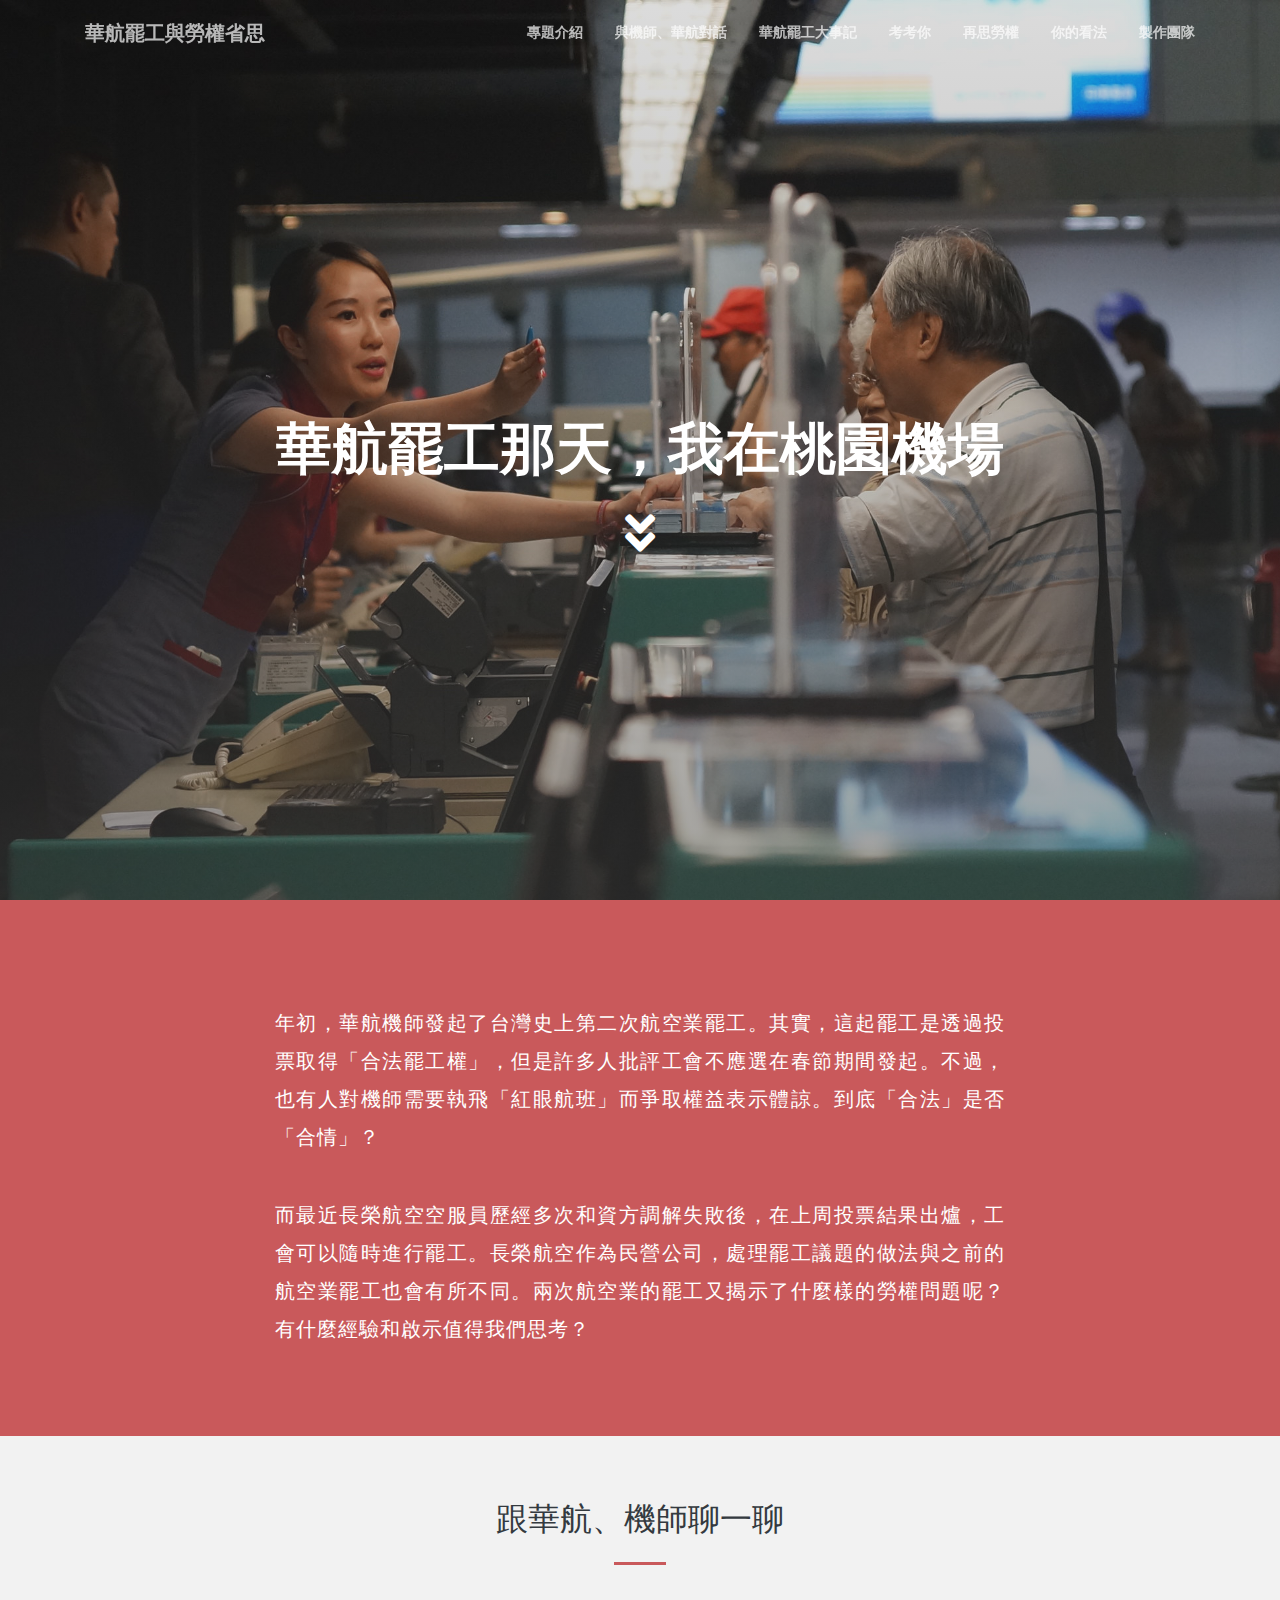
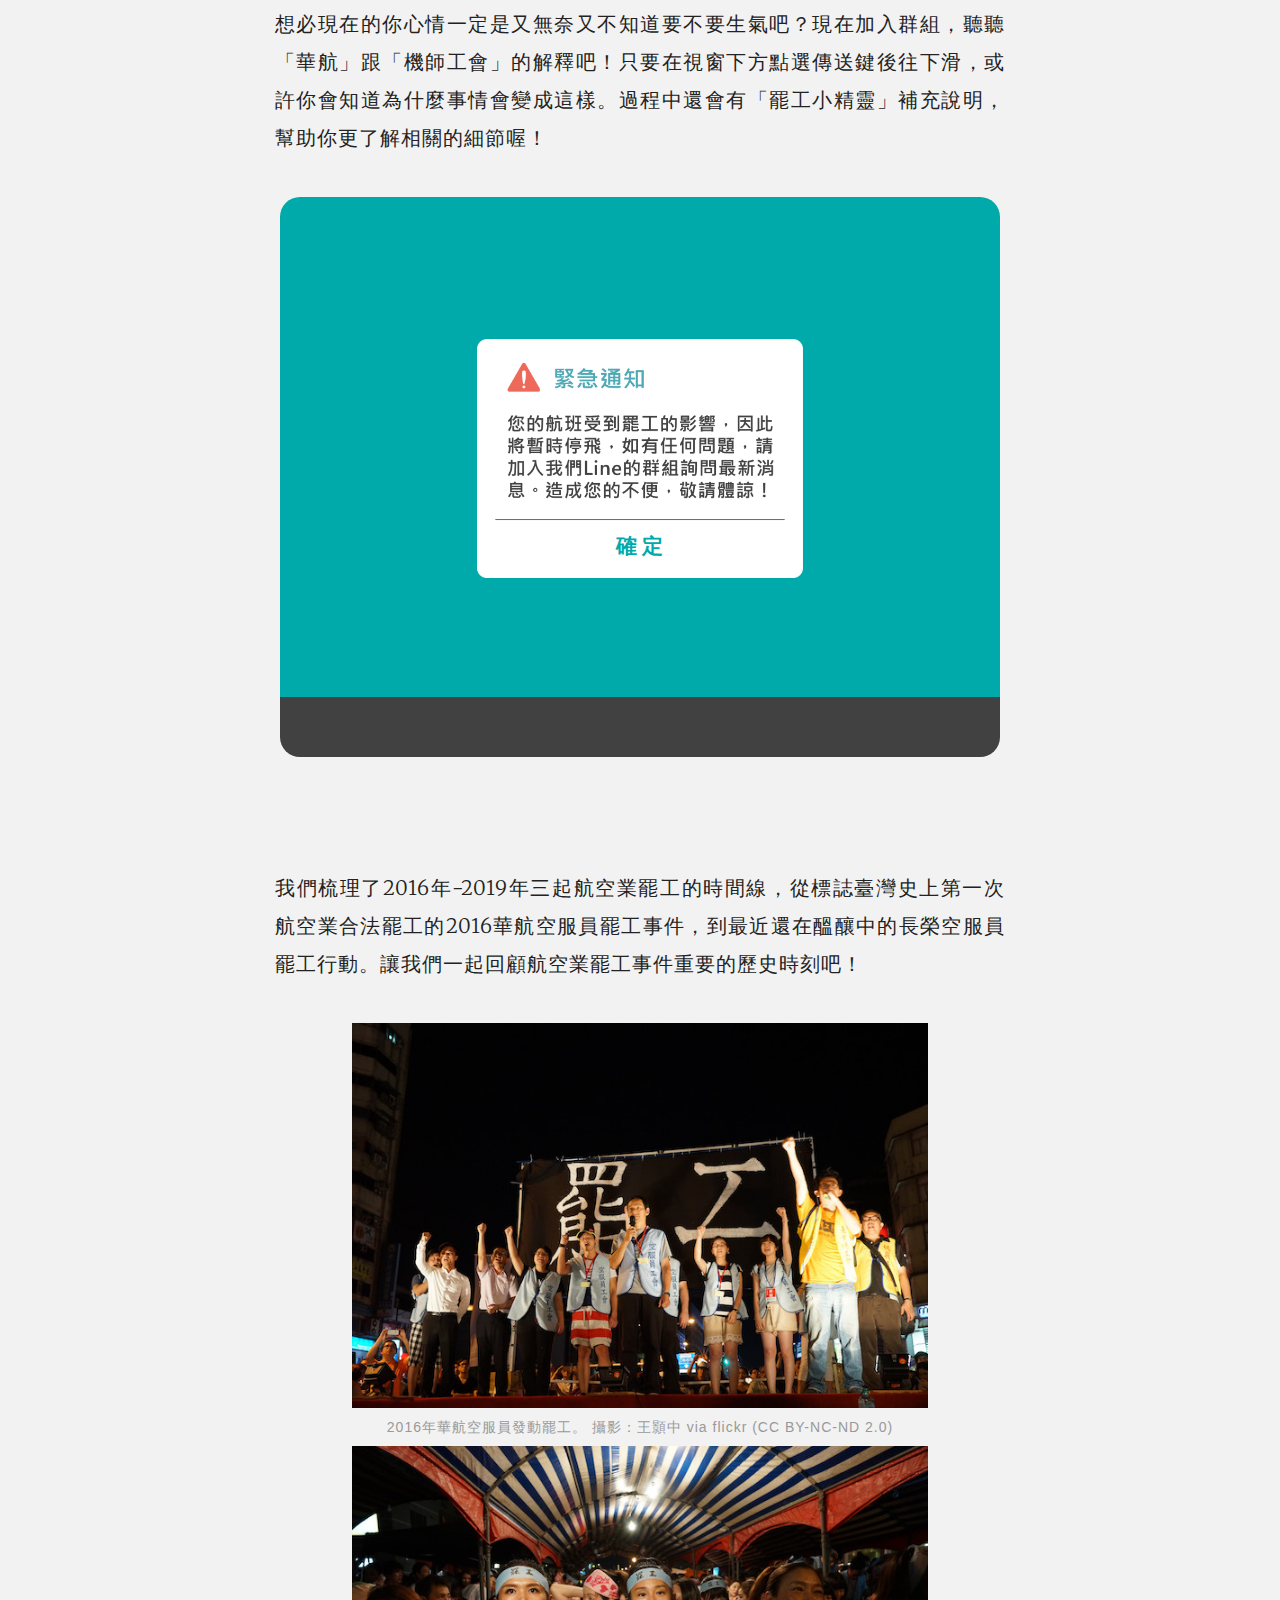
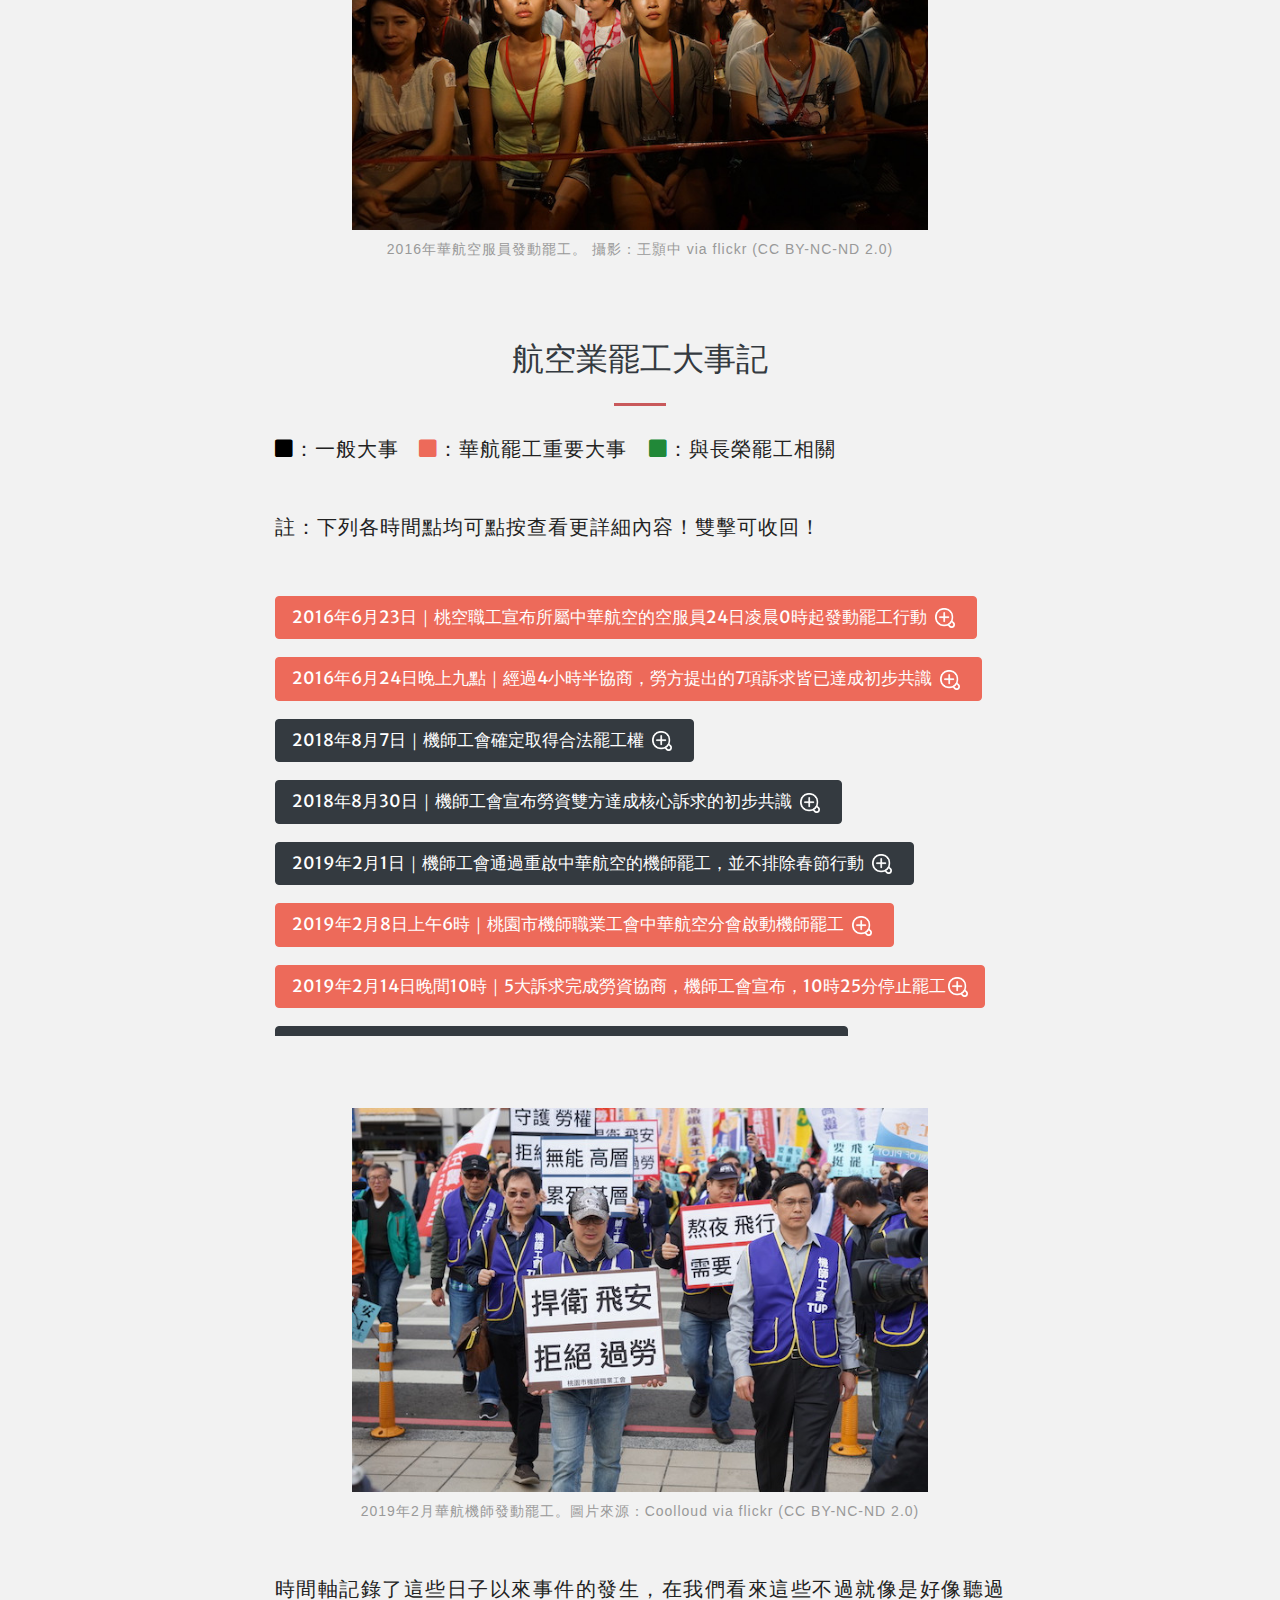
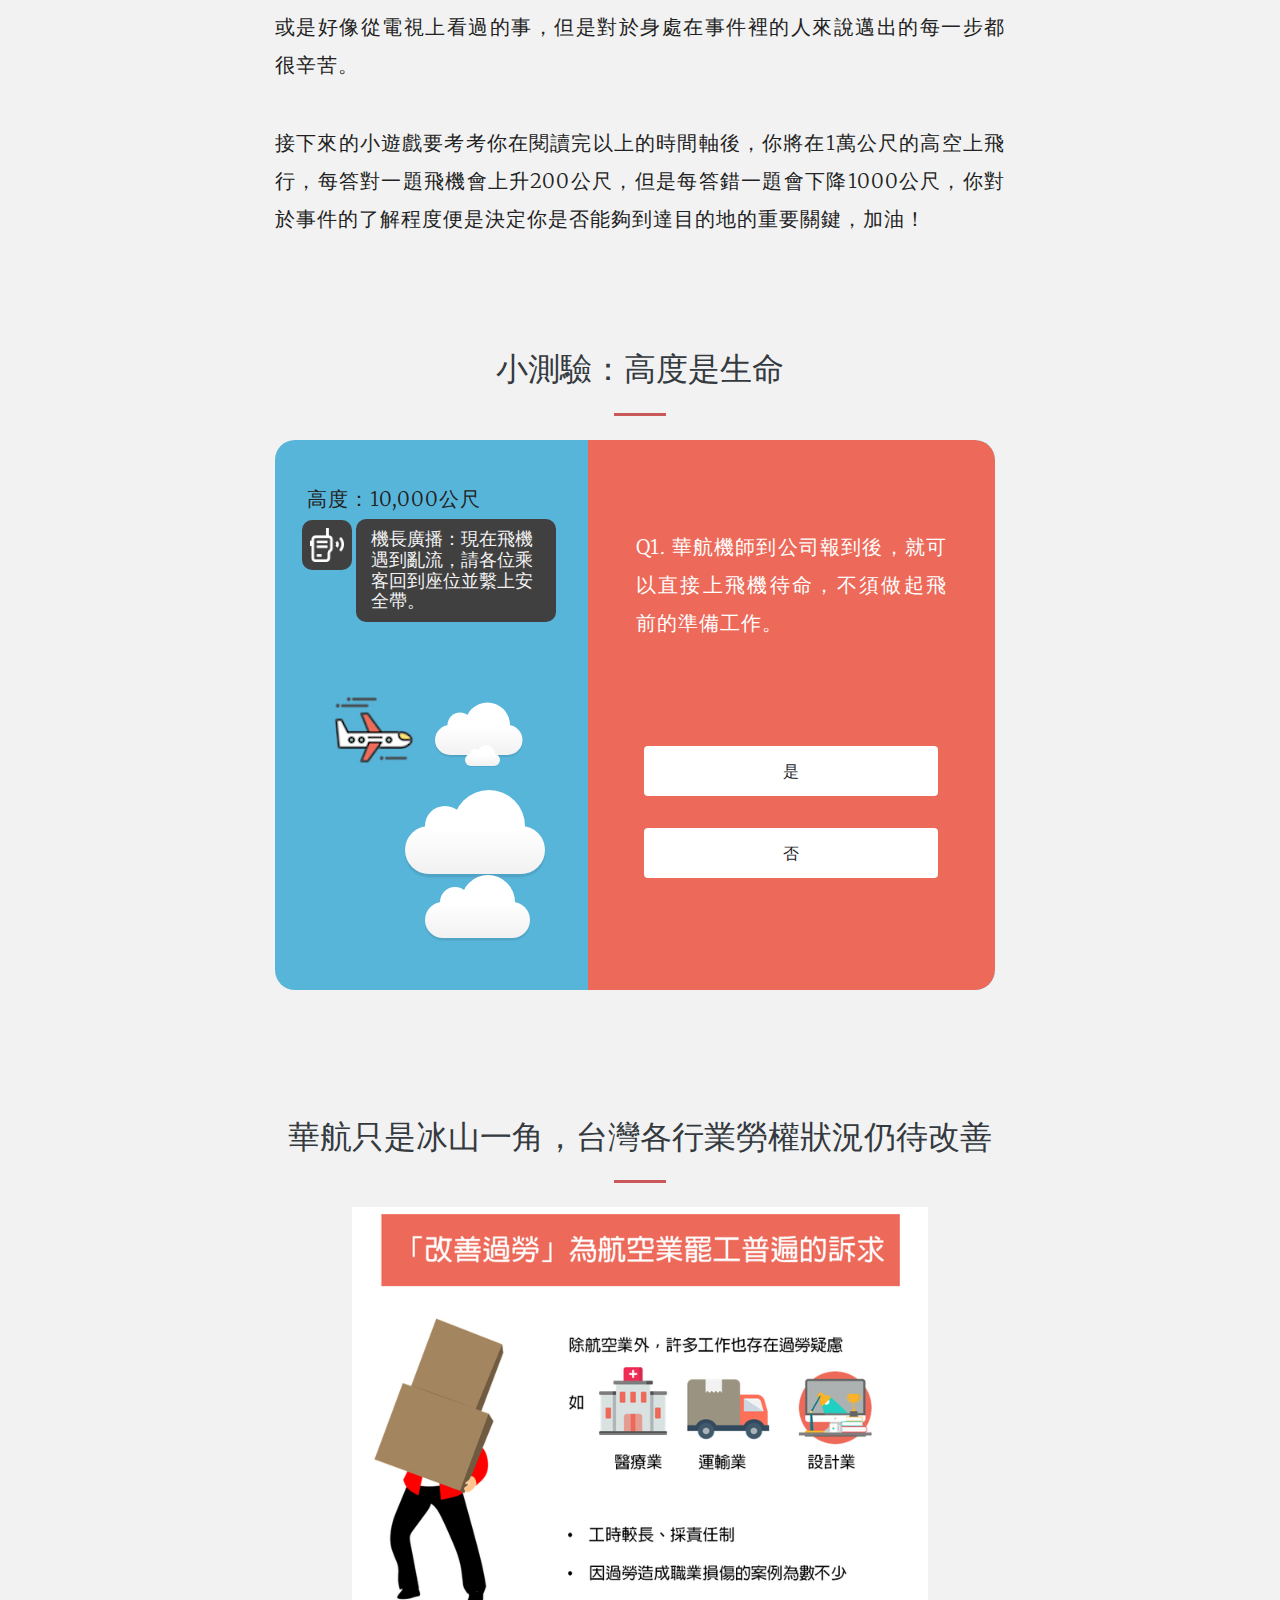
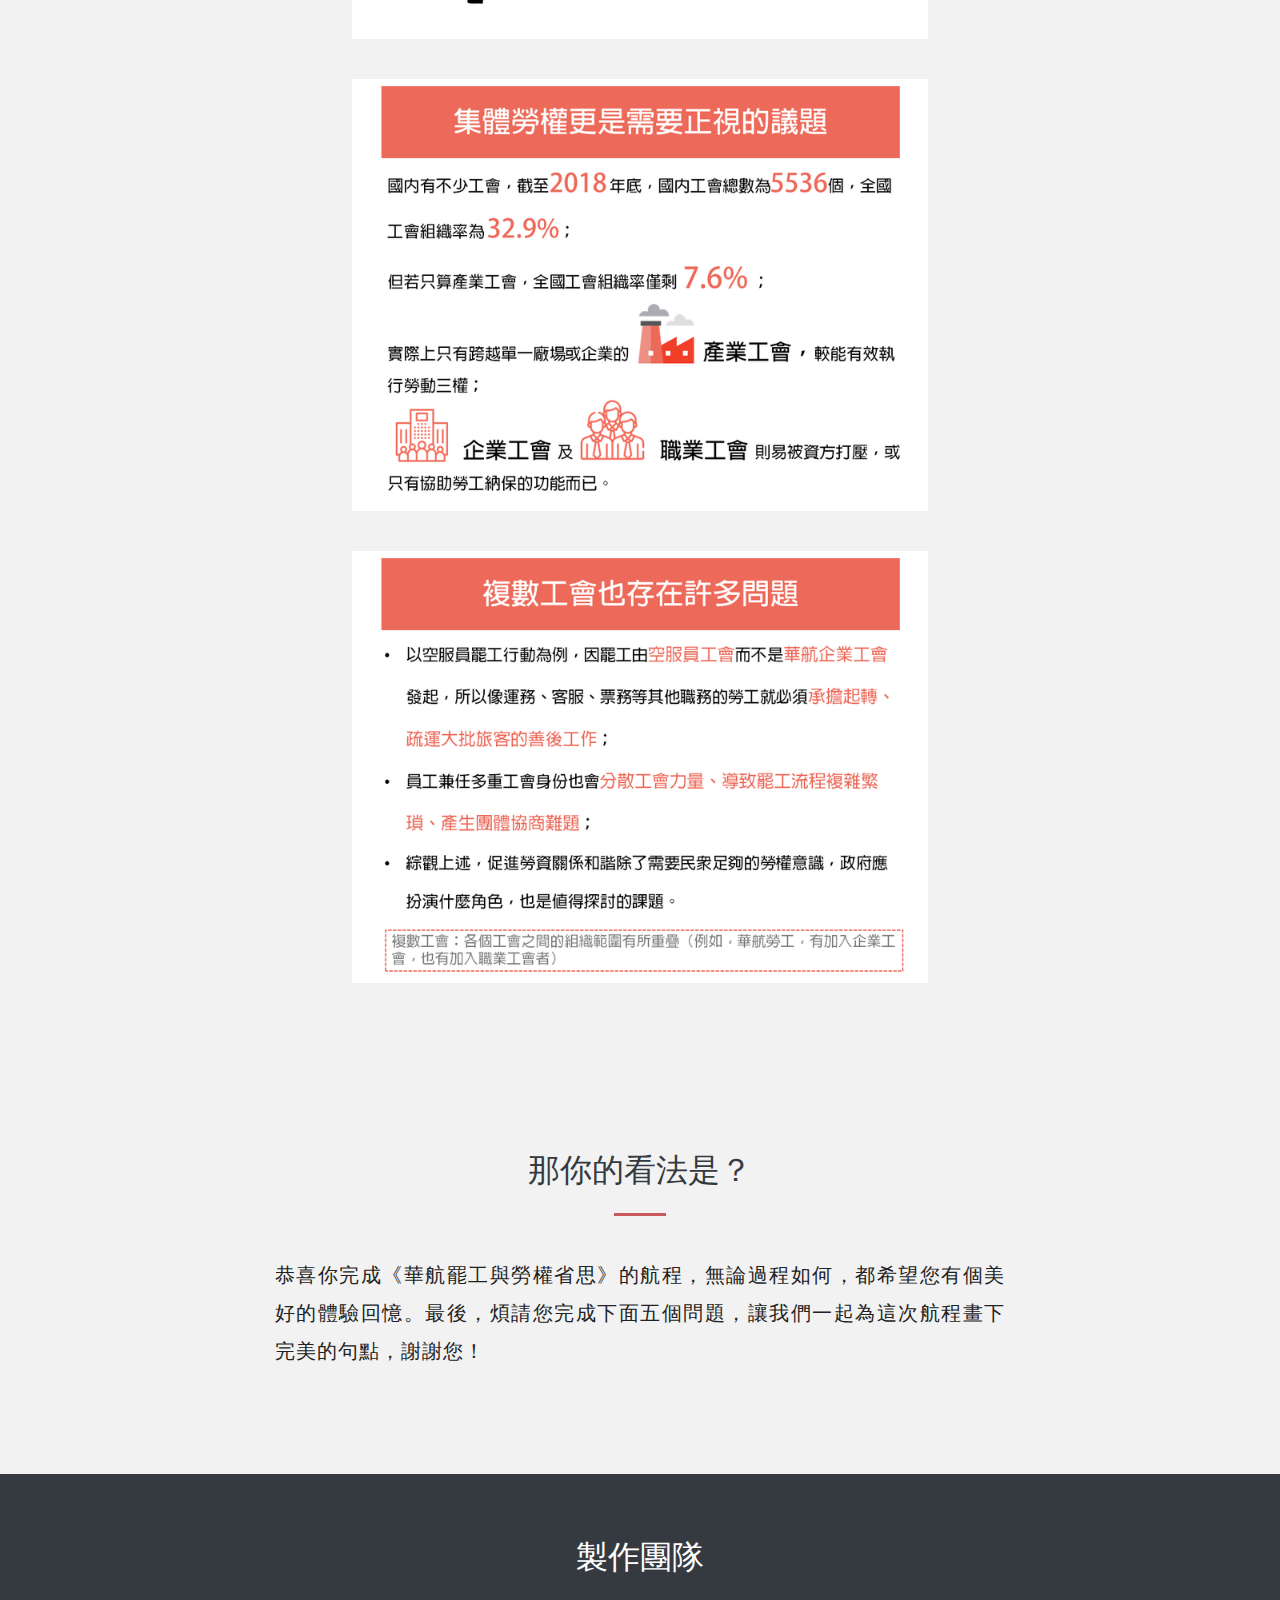
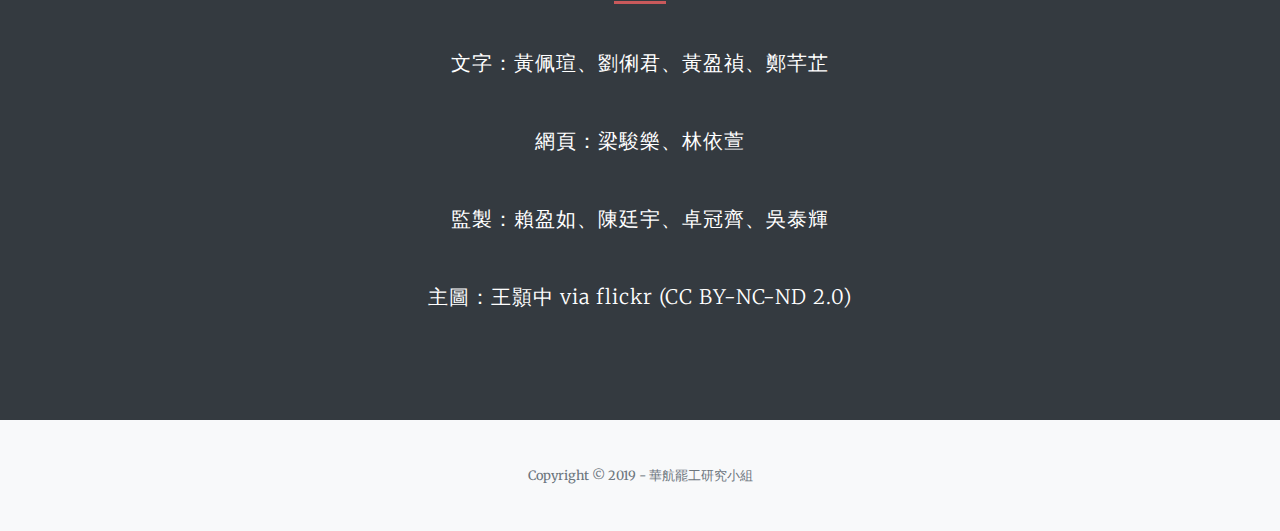
<file: index.html>
<!DOCTYPE html>
<html lang="en">
<head>
<meta charset="utf-8">
<meta name="viewport" content="width=device-width,initial-scale=1,user-scalable=0">
<meta name="author" content="2019 華航罷工研究小組">
<meta http-equiv="X-UA-Compatible" content="IE=edge">
<meta name="keywords" content="華航,罷工,勞權,新聞專題,中華航空,機師,空服員">
<meta name="description"
    content="年初，華航機師發起了台灣史上第二次航空業罷工。其實，這起罷工是透過投票取得「合法罷工權」，但是許多人批評工會不應選在春節期間發起。不過，也有人對機師需要執飛「紅眼航班」而爭取權益表示體諒。到底「合法」是否「合情」？兩次航空業的罷工又揭示了什麼樣的勞權問題呢？">
<link rel="shortcut icon" href="../china-airlines-industrial-action/img/head-logo.png"
    type="image/vnd.microsoft.icon">
<meta name="google-site-verification" content="WhvbQ7xxoFzp5_O2AVW4vjOd0ztz324wOL-9DobVXmQ" />
<meta property="og:title" content="華航罷工那天，我在桃園機場">
<meta property="og:type" content="website" />
<meta property="og:url" content="https://calumleung.github.io/china-airlines-industrial-action/" />
<meta property="og:image" content="../china-airlines-industrial-action/img/bg-masthead.jpg" />
<meta property="og:locale" content="zh_TW" />
<meta property="og:description" content="假如你今天要飛往日本旅行，但是手機突然傳來了一則短訊，告訊你的航班因為華航罷工而停飛了⋯⋯身為乘客的你，會怎麼做呢？">
<title>華航罷工那天，我在桃園機場</title>
<!-- Font Awesome Icons -->
<link href="vendor/fontawesome-free/css/all.min.css" rel="stylesheet" type="text/css">

<!-- Google Fonts -->
<link href="https://fonts.googleapis.com/css?family=Merriweather+Sans:400,700" rel="stylesheet">
<link href="https://fonts.googleapis.com/css?family=Merriweather:400,300,300italic,400italic,700,700italic"
    rel="stylesheet" type="text/css">

<!-- Plugin CSS -->
<link href="vendor/magnific-popup/magnific-popup.css" rel="stylesheet">

<!-- Theme CSS - Includes Bootstrap -->
<link href="css/creative.min.css" rel="stylesheet">

<!-- Global site tag (gtag.js) - Google Analytics -->

<script async src="https://www.googletagmanager.com/gtag/js?id=UA-101940430-3"></script>
<script>
    window.dataLayer = window.dataLayer || [];
    function gtag() { dataLayer.push(arguments); }
    gtag('js', new Date());

    gtag('config', 'UA-101940430-3');
  </script>
<style>
.zoom-out {
	display: none;
}
.zoom-open .zoom-in {
	display: none;
}
.zoom-open .zoom-out {
	display: inline;
}
</style>

<!--chatbox-->
<link href="chatbox/chatbox.css" rel="stylesheet">
<script src="chatbox/chatbox.js"></script>

<!--airplane-->
<link href="plane-game/airplane.css" rel="stylesheet">
<link href="plane-game/cloud.css" rel="stylesheet">
</head>

<body id="page-top" onload="phone()">

<!-- Navigation -->
<nav class="navbar navbar-expand-lg navbar-light fixed-top py-3" id="mainNav">
  <div class="container"> <a class="navbar-brand js-scroll-trigger" href="#page-top">華航罷工與勞權省思</a>
    <button class="navbar-toggler navbar-toggler-right" type="button" data-toggle="collapse"
        data-target="#navbarResponsive" aria-controls="navbarResponsive" aria-expanded="false"
        aria-label="Toggle navigation"> <span class="navbar-toggler-icon"></span> </button>
    <div class="collapse navbar-collapse" id="navbarResponsive">
      <ul class="navbar-nav ml-auto my-2 my-lg-0">
        <li class="nav-item"> <a class="nav-link js-scroll-trigger" href="#about">專題介紹</a> </li>
        <li class="nav-item"> <a class="nav-link js-scroll-trigger" href="#chatbox">與機師、華航對話</a> </li>
        <li class="nav-item"> <a class="nav-link js-scroll-trigger" href="#timeline">華航罷工大事記</a> </li>
        <li class="nav-item"> <a class="nav-link js-scroll-trigger" href="#game">考考你</a> </li>
        <li class="nav-item"> <a class="nav-link js-scroll-trigger" href="#conclusion">再思勞權</a> </li>
        <li class="nav-item"> <a class="nav-link js-scroll-trigger" href="#feedback">你的看法</a> </li>
        <li class="nav-item"> <a class="nav-link js-scroll-trigger" href="#contact">製作團隊</a> </li>
      </ul>
    </div>
  </div>
</nav>

<!-- Masthead -->
<header class="masthead">
  <div class="container h-100">
    <div class="row h-100 align-items-center justify-content-center text-center">
      <div class="col-lg-10 align-self-end">
        <h1 class="text-uppercase text-white font-weight-bold">華航罷工那天，我在桃園機場</h1>
        <br />
      </div>
      <div class="col-lg-8 align-self-baseline"> <a class="js-scroll-trigger" href="#about"><i
              class="fas fa-angle-double-down fa-3x text-white"></i></a> </div>
    </div>
  </div>
</header>

<!--about-->
<section class="page-section" style="background: #C9595B" id="about">
  <div class="container">
    <div class="row justify-content-center">
      <div class="col-lg-8 text-center">
        <p class="text-white mb-4"> 年初，華航機師發起了台灣史上第二次航空業罷工。其實，這起罷工是透過投票取得「合法罷工權」，但是許多人批評工會不應選在春節期間發起。不過，也有人對機師需要執飛「紅眼航班」而爭取權益表示體諒。到底「合法」是否「合情」？ </p>
        <p class="text-white mb-4"> 而最近長榮航空空服員歷經多次和資方調解失敗後，在上周投票結果出爐，工會可以隨時進行罷工。長榮航空作為民營公司，處理罷工議題的做法與之前的航空業罷工也會有所不同。兩次航空業的罷工又揭示了什麼樣的勞權問題呢？有什麼經驗和啟示值得我們思考？ </p>
      </div>
    </div>
  </div>
</section>

<!-- chatbox Section -->
<section class="page-section" id="chatbox">
<div class="container">
<div class="row justify-content-center">
<div class="col-lg-8 ">
  <h2 class="text-dark mt-0 text-center">跟華航、機師聊一聊</h2>
  <hr class="divider dark my-4">
  <p> 想必現在的你心情一定是又無奈又不知道要不要生氣吧？現在加入群組，聽聽「華航」跟「機師工會」的解釋吧！只要在視窗下方點選傳送鍵後往下滑，或許你會知道為什麼事情會變成這樣。過程中還會有「罷工小精靈」補充說明，幫助你更了解相關的細節喔！ </p>
  <div class="chatbox_body"> 
    <!-- 通知 -->
    <div class="chatbox_notification" id="chatbox_notification"> <img src="chatbox/img/notification.png" alt="" class="chatbox_notificationimg">
      <button class="chatbox_noticeok" onclick="notice();">確 定</button>
    </div>
    <!-- 加入群組 -->
    <div class="chatbox_start" id="chatbox_start"> <img src="chatbox/img/linegroup.png" alt="" class="chatbox_linegroup">
      <button class="chatbox_join" onclick="join();">加入群組</button>
    </div>
    <!-- 第一問 -->
    <div class="chatbox_ask_container" id="chat1">
      <button class="chatbox_ask" id="chatchat1"
                onclick="">為什麼沒有提前通知我們？</button>
    </div>
    <d class="chatbox_group">
    <div class="chatbox_bubble_container1" id="chatbox_bubble_container_margin1">
      <div class="chatbox_who"><img class="chatbox_character" alt="" src="chatbox/img/ca.png">中華航空</div>
      <div class="chatbox_bubble"> 非常抱歉，我們臨時收到工會的通知，也馬上在官網成立<a
                    href="https://news.china-airlines.com/emer/info.aspx"
                    target="_blank">「機師工會罷工說明專區」</a>，供您查詢取消異動的航班資訊和因應方案。</div>
    </div>
    <div class="chatbox_bubble_container1">
      <div class="chatbox_who"><img class="chatbox_character" alt="" src="chatbox/img/engineer.png">機師工會</div>
      <div class="chatbox_bubble"> 我們去年就已經和長榮機師工會一起通過罷工投票了，後來先和公司協商。沒想到長榮協商順利，我們卻頻頻卡關，才從今天上午六點開始罷工。</div>
    </div>
    <div class="chatbox_bubble_container1">
      <div class="chatbox_who"><img class="chatbox_character" alt="" src="chatbox/img/engineer.png">機師工會</div>
      <div class="chatbox_bubble"> 我們真的希望自己的勞動權利受到重視！</div>
    </div>
    <div class="chatbox_bubble_container1">
      <div class="chatbox_who"><img class="chatbox_character" alt="" src="chatbox/img/elf.png">罷工小精靈</div>
      <div class="chatbox_bubble">這個罷工是合法的喔！符合以下條件和程序就能發起罷工投票。</div>
    </div>
    <div class="chatbox_bubble_container1">
      <div class="chatbox_who"><img class="chatbox_character" alt="" src="chatbox/img/elf.png">罷工小精靈</div>
      <div class="chatbox_bubble"><a href="./chatbox/img/elf1.png" target="_blank"><img class="chatbox_elfimg"
                      alt="" src="chatbox/img/elf1.png"></a></div>
    </div>
    
    <!-- 第二問 -->
    
    <div class="chatbox_ask_container" id="chat2">
      <button class="chatbox_ask" onclick="">所以罷工前有先協商過？</button>
    </div>
    <div class="chatbox_group">
    <div class="chatbox_bubble_container2" id="chatbox_bubble_container_margin2">
      <div class="chatbox_who"><img class="chatbox_character" alt="" src="chatbox/img/engineer.png">機師工會 </div>
      <div class="chatbox_bubble"> 沒錯，2018年8月通過罷工投票後，我們先和公司協商，但過程中他們避重就輕，讓進度停滯不前！</div>
    </div>
    <div class="chatbox_bubble_container2">
      <div class="chatbox_who"><img class="chatbox_character" alt="" src="chatbox/img/ca.png">中華航空</div>
      <div class="chatbox_bubble"> 我們已釋出最大誠意，啟動五次協商、一次談話會和數次非正式協商，但工會卻擅自破壞協商時訂下的「一年內不得罷工」約定，不只讓我們措手不及，也罔顧旅客權益。</div>
    </div>
    <div class="chatbox_bubble_container2">
      <div class="chatbox_who"><img class="chatbox_character" alt="" src="chatbox/img/engineer.png">機師工會 </div>
      <div class="chatbox_bubble"> 長榮航空和我們同時開始協商，就有顯著進展，這不是你們太消極嗎？我們在2019年初的調查發現，多數會員對資方失望才決定重啟罷工。一年來，我們不斷透過網路發聲盼社會大眾了解進度，並沒有突襲罷工！ </div>
    </div>
    
    <!-- 第三問 -->
    
    <div class="chatbox_ask_container" id="chat3">
      <button class="chatbox_ask" id="chatchat3"
                    onclick="">機師工會你們的訴求是什麼？</button>
    </div>
    <d class="chatbox_group">
    <div class="chatbox_bubble_container3" id="chatbox_bubble_container_margin3">
      <div class="chatbox_who"><img class="chatbox_character" alt="" src="chatbox/img/engineer.png">機師工會 </div>
      <div class="chatbox_bubble"> 我們的訴求主要是透過增派人力改善疲勞航班。</div>
    </div>
    <div class="chatbox_bubble_container3">
      <div class="chatbox_who"><img class="chatbox_character" alt="" src="chatbox/img/ca.png">中華航空</div>
      <div class="chatbox_bubble"> 我們機師的航程派遣都是按照全球通用的「航空器飛航作業管理規則」(AOR)，完全合法，且和歐美日韓等國相比是差不多的。</div>
    </div>
    <div class="chatbox_bubble_container3">
      <div class="chatbox_who"><img class="chatbox_character" alt="" src="chatbox/img/engineer.png">機師工會 </div>
      <div class="chatbox_bubble"> 華航規定的時間是以飛行時數算的，國外用工作時數算，難道公司報到、討論飛行計畫等等的這些工作時數，都不算勞動時間嗎？我們想要足夠的休息跟保障自己的工作權利！</div>
    </div>
    <div class="chatbox_bubble_container3">
      <div class="chatbox_who"><img class="chatbox_character" alt="" src="chatbox/img/ca.png">中華航空</div>
      <div class="chatbox_bubble"> 政府和華航的規定都是有根據的。令我們不解的是，工會要求放寬酒駕標準，這是攸關安全的問題，我們絕對無法容忍。</div>
    </div>
    <div class="chatbox_bubble_container3">
      <div class="chatbox_who"><img class="chatbox_character" alt="" src="chatbox/img/elf.png">罷工小精靈</div>
      <div class="chatbox_bubble"> <a href="./chatbox/img/elf5.png" target="_blank"><img
                          class="chatbox_elfimg" alt="" src="chatbox/img/elf5.png"></a></div>
    </div>
    <div class="chatbox_bubble_container3">
      <div class="chatbox_who"><img class="chatbox_character" alt="" src="chatbox/img/engineer.png">機師工會 </div>
      <div class="chatbox_bubble"> 這完全是曲解！儀器和外部因素都可能造成誤差，我們只是希望多增加驗血的程序避免誤差，不是要放寬標準！</div>
    </div>
    
    <!-- 第四問 -->
    
    <div class="chatbox_ask_container" id="chat4">
      <button class="chatbox_ask"
                      onclick="">你們這樣吵也不是辦法，你們到底要怎麼解決？</button>
    </div>
    <d class="chatbox_group">
    <div class="chatbox_bubble_container4" id="chatbox_bubble_container_margin4">
      <div class="chatbox_who"><img class="chatbox_character" alt="" src="chatbox/img/elf.png">罷工小精靈 </div>
      <div class="chatbox_bubble"> <a href="./chatbox/img/elf6.png" target="_blank"><img
                            class="chatbox_elfimg" alt="" src="chatbox/img/elf6.png"></a></div>
    </div>
    <div class="chatbox_bubble_container4">
      <div class="chatbox_who"><img class="chatbox_character" alt="" src="chatbox/img/ca.png">中華航空</div>
      <div class="chatbox_bubble"> 我們這幾天都在開協商會議，積極解決問題。但為何工會的訴求變來變去？2月9日第一次協商時達成以「FT（飛行時間）」作為標準，2月11日第二次協商又再度提起FT（飛行時間）和FDP（飛航執勤期間）的問題。 </div>
    </div>
    <div class="chatbox_bubble_container4">
      <div class="chatbox_who"><img class="chatbox_character" alt="" src="chatbox/img/engineer.png">機師工會 </div>
      <div class="chatbox_bubble"> 我們並沒有變更訴求，只希望華航別再逃避。2017年我們提出28項爭議事項，調解過程中，因類似的議題合併，還有資方不同意或工會撤回才刪減的。 </div>
    </div>
    <div class="chatbox_bubble_container4">
      <div class="chatbox_who"><img class="chatbox_character" alt="" src="chatbox/img/ca.png">中華航空</div>
      <div class="chatbox_bubble"> 我們的規定都是合法的，看這張圖就知道了。</div>
    </div>
    <div class="chatbox_bubble_container4">
      <div class="chatbox_who"><img class="chatbox_character" alt="" src="chatbox/img/ca.png">中華航空</div>
      <div class="chatbox_bubble"><a href="./chatbox/img/ca1.png" target="_blank"><img
                            class="chatbox_elfimg" alt="" src="chatbox/img/ca1.png"></a></div>
    </div>
    <div class="chatbox_bubble_container4">
      <div class="chatbox_who"><img class="chatbox_character" alt="" src="chatbox/img/ca.png">中華航空</div>
      <div class="chatbox_bubble"><a href="./chatbox/img/ca2.png" target="_blank"><img
                            class="chatbox_elfimg" alt="" src="chatbox/img/ca2.png"></a></div>
    </div>
    <div class="chatbox_bubble_container4">
      <div class="chatbox_who"><img class="chatbox_character" alt="" src="chatbox/img/ca.png">中華航空</div>
      <div class="chatbox_bubble">第一張圖的表格是跟各國比較的資訊。我們也在第二張圖加了說明，旅客可以看看喔！ </div>
    </div>
    
    <!-- 第五問 -->
    
    <div class="chatbox_ask_container" id="chat5">
      <button class="chatbox_ask"
                        onclick="">希望這件事情能趕快落幕，那我的機票錢怎麼辦？</button>
    </div>
    <d class="chatbox_group">
    <div class="chatbox_bubble_container5" id="chatbox_bubble_container_margin5">
      <div class="chatbox_who"><img class="chatbox_character" alt="" src="chatbox/img/ca.png">中華航空 </div>
      <div class="chatbox_bubble"> 「永續經營」是華航秉持堅守的宗旨，我們顧及公司內部與乘客的權益和需求，對於您的損失我們真的很抱歉，將發放乘客補償金予您，望您見諒。 </div>
    </div>
    <div class="chatbox_bubble_container5">
      <div class="chatbox_who"><img class="chatbox_character" alt="" src="chatbox/img/elf.png">罷工小精靈 </div>
      <div class="chatbox_bubble"> <a href="./chatbox/img/elf7.png" target="_blank"><img
                              class="chatbox_elfimg" alt="" src="chatbox/img/elf7.png"></a></div>
    </div>
    <div class="chatbox_bubble_container5">
      <div class="chatbox_who"><img class="chatbox_character" alt="" src="chatbox/img/elf.png">罷工小精靈 </div>
      <div class="chatbox_bubble"><a href="./chatbox/img/elf8.png" target="_blank"> <img
                              class="chatbox_elfimg" alt="" src="chatbox/img/elf8.png"></a></div>
    </div>
    <div class="chatbox_bubble_container5">
      <div class="chatbox_who"><img class="chatbox_character" alt=""
                            src="chatbox/img/engineer.png">機師工會</div>
      <div class="chatbox_bubble"> 很抱歉造成您的困擾。希望最終協商能有好結果，如果我們爭取到更好的工作環境，也能為旅客帶來更安全的飛行體驗。</div>
    </div>
    
    <!-- 第六問 -->
    
    <div class="chatbox_ask_container" id="chat6">
    <button class="chatbox_ask" id="chatchat6"
                          onclick="add6()">
    好吧～那現在也只能這樣⋯⋯
    </div>
    <!-- <div class="chatbox_bubble_container6">
   <div class="chatbox_ask_container"  ><button class="chatbox_end" id="chat_end1" onclick="add6()">我支持華航！</div>
  <div class="chatbox_ask_container" ><button class="chatbox_end" id="chat_end2" onclick="add6()">我支持機師工會！</div>
  <div class="chatbox_ask_container" ><button class="chatbox_end" id="chat_end3" onclick="add6()">你們自己好好解決！</div>
  </div>  -->
    
    </div>
    
    <!-- 你們好好解決#7 -->
    <div class="chatbox_ask_container" id="chat7">
    <button class="chatbox_ask"
                  onclick="">希望你們之後能繼續關注這件事情，好好處理，讓事情圓滿落幕。</button>
  </div>
  <d class="chatbox_group">
  <div class="chatbox_bubble_container7" id="chatbox_bubble_container_margin5">
    <div class="chatbox_who"><img class="chatbox_character" alt="" src="chatbox/img/ca.png">中華航空</div>
    <div class="chatbox_bubble"> 希望您會繼續搭乘華航，我們秉持永續經營的信念，提供您最好的服務。</div>
  </div>
  <div class="chatbox_bubble_container7">
    <div class="chatbox_who"><img class="chatbox_character" alt="" src="chatbox/img/engineer.png">機師工會 </div>
    <div class="chatbox_bubble"> 感謝您的諒解，我們秉持公開透明的協商態度，致力維護飛航安全。</div>
  </div>
  
  <!-- 我支持華航#8 -->
  <div class="chatbox_ask_container" id="chat8">
    <button class="chatbox_ask"
                    onclick="">公司本該顧全大局，我認同華航的永續經營模式，才能顧及所有員工的權益。</button>
  </div>
  <d class="chatbox_group">
  <div class="chatbox_bubble_container8" id="chatbox_bubble_container_margin5">
    <div class="chatbox_who"><img class="chatbox_character" alt="" src="chatbox/img/ca.png">中華航空</div>
    <div class="chatbox_bubble"> 謝謝你們的鼓勵，華航會秉持永續經營的理念，讓顧客有更好的搭乘體驗。</div>
  </div>
  
  <!-- 我支持機師工會#9 -->
  <div class="chatbox_ask_container" id="chat9">
    <button class="chatbox_ask"
                      onclick="">勞工本就有權爭取自己的權益，今天你們願意站出來，就是勞權的一大進步。</button>
  </div>
  <d class="chatbox_group">
  <div class="chatbox_bubble_container9">
    <div class="chatbox_who"><img class="chatbox_character" alt="" src="chatbox/img/engineer.png">機師工會 </div>
    <div class="chatbox_bubble">謝謝你們的鼓勵，讓我們有力量維護飛航安全，為勞權發聲！</div>
  </div>
</div>
<!-- 輸入框的部分 -->
<div class="chatbox_footer_container" id="chatbox_footer0"></div>
<div class="chatbox_footer_container" id="chatbox_footer1">
  <div class="chatbox_input" id="chatbox_input1">
    <div class="chatbox_word" id="chatbox_word1">為什麼沒有提前通知我們？</div>
  </div>
  <button class="chatbox_input_button" id="chatbox_input_button1" onclick="add1()">傳送 </button>
</div>
<div class="chatbox_footer_container" id="chatbox_footer2">
  <div class="chatbox_input">
    <div class="chatbox_word" id="chatbox_word2">所以罷工前有先協商過？</div>
  </div>
  <button class="chatbox_input_button" id="chatbox_input_button2" onclick="add2()">傳送 </button>
</div>
<div class="chatbox_footer_container" id="chatbox_footer3">
  <div class="chatbox_input">
    <div class="chatbox_word" id="chatbox_word3">機師工會你們的訴求是什麼？</div>
  </div>
  <button class="chatbox_input_button" id="chatbox_input_button3" onclick="add3()">傳送 </button>
</div>
<div class="chatbox_footer_container" id="chatbox_footer4">
  <div class="chatbox_input">
    <div class="chatbox_word" id="chatbox_word4">你們這樣吵也不是辦法，你們到底要怎麼解決？</div>
    <div class="chatbox_word" id="chatbox_word41">你們這樣吵也不是辦法，你們<br />
      到底要怎麼解決？</div>
  </div>
  <button class="chatbox_input_button" id="chatbox_input_button4" onclick="add4()">傳送 </button>
</div>
<div class="chatbox_footer_container" id="chatbox_footer5">
  <div class="chatbox_input">
    <div class="chatbox_word" id="chatbox_word5">希望這件事情能趕快落幕，那我的機票錢怎麼辦？</div>
    <div class="chatbox_word" id="chatbox_word51">希望這件事情能趕快落幕，<br />
      那我的機票錢怎麼辦？</div>
  </div>
  <button class="chatbox_input_button" id="chatbox_input_button5" onclick="add5()">傳送 </button>
</div>
<div class="chatbox_footer_container" id="chatbox_footer6">
  <div class="chatbox_input">
    <div class="chatbox_word" id="chatbox_word6">好吧～那現在也只能這樣⋯⋯</div>
  </div>
  <button class="chatbox_input_button" id="chatbox_input_button6" onclick="add6()">傳送 </button>
</div>
<div class="chatbox_footer_container" id="chatbox_footer7">
<div class="chatbox_end_container">
<button class="chatbox_end" id="chat_end1" onclick="add7()">
你們好好解決
<button class="chatbox_end" id="chat_end2" onclick="add8()">
我支持華航啦
<button class="chatbox_end" id="chat_end3" onclick="add9()">
支持機師工會
</div>
</div>
</div>
</div>
</div>
</section>

<!-- middle-->
<section class="middle-page-section">
  <div class="container">
    <div class="row justify-content-center">
      <div class="col-lg-8 text-center ">
        <p>我們梳理了2016年-2019年三起航空業罷工的時間線，從標誌臺灣史上第一次航空業合法罷工的2016華航空服員罷工事件，到最近還在醞釀中的長榮空服員罷工行動。讓我們一起回顧航空業罷工事件重要的歷史時刻吧！</p>
        <img class="content-pic" src="img/2016年華航空服員發動罷工。 攝影：王顥中 (CC BY-NC-ND 2.0)2.jpg"
            alt="2016年華航空服員發動罷工。 攝影：王顥中 (CC BY-NC-ND 2.0)">
        <p class="pic-caption">2016年華航空服員發動罷工。 攝影：王顥中 via flickr (CC BY-NC-ND 2.0)</p>
        <img class="content-pic" src="img/2016年華航空服員發動罷工。 攝影：王顥中 (CC BY-NC-ND 2.0)3.jpg"
            alt="2016年華航空服員發動罷工。 攝影：王顥中 (CC BY-NC-ND 2.0)">
        <p class="pic-caption">2016年華航空服員發動罷工。 攝影：王顥中 via flickr (CC BY-NC-ND 2.0)</p>
      </div>
    </div>
  </div>
</section>

<!-- timeline Section -->
<section class="page-section" id="timeline">
  <div class="container">
    <div class="row justify-content-center">
      <div class="col-lg-8">
        <h2 class="text-dark mt-0 text-center">航空業罷工大事記</h2>
        <hr class="divider dark my-4">
        <p style="display: inline;padding-right: 1rem "><i class="fas fa-square" style="color: #000"></i>：一般大事</p>
        <p style="display: inline;padding-right: 1rem "><i class="fas fa-square" style="color: #ED6A5A"></i>：華航罷工重要大事 </p>
        <p style="display: inline;padding-right: 1rem "><i class="fas fa-square" style="color: #218838"></i>：與長榮罷工相關 </p>
        <p><strong>註：下列各時間點均可點按查看更詳細內容！雙擊可收回！</strong></p>
        <div class="timeline-content">
          <div class="timeline">
            <div class="line" style="display: inline;position: relative;padding-right: 30px">
              <button type="button" class="btn btn-danger" onclick="t3()"
                  style="text-align: left;">
              2016年6月23日｜桃空職工宣布所屬中華航空的空服員24日凌晨0時起發動罷工行動 <img src="img/zoom-loupe.png" alt="" style="width:20px;margin:0 5px" class="zoom-in"> <img src="img/zoom-loupe-1.png" alt="" style="width:20px;margin:0 5px" class="zoom-out">
              </button>
              <div class="timeline-collapse" id="t3" style="display:none">
                <div class="comment">
                  <p>・起因：</p>
                  <p> 2016年5月5日，中華航空公司變更勞動條件引爭議。中華航空公司依照公司既定政策而宣布從6月1日開始，空中服務員的報到地點從臺北市松山區變更為桃園市總部，並片面要求簽署基於《勞動基準法》第84條之1項的責任制約定書 </p>
                  <p>・訴求：</p>
                  <p>1.外站津貼每小時從2美元提高到5美元，非會員不得享有</p>
                  <p>2.保障年休123天、月休8天、季休30天</p>
                  <p>3.實施考績雙向互評</p>
                  <p>4.給予空服工會代表、理事、監事會務假</p>
                  <p>5.不得更改會員現行報到處及工時計算方式</p>
                  <p>6.國定假日出勤雙倍工資</p>
                  <p>7.除越洋航線，全面回歸《勞基法》保障</p>
                </div>
              </div>
            </div>
          </div>
          <div class="timeline">
            <div class="line" style="display: inline;position: relative;padding-right: 30px">
              <button type="button" class="btn btn-danger" onclick="t4()"
                  style="text-align: left;">2016年6月24日晚上九點｜經過4小時半協商，勞方提出的7項訴求皆已達成初步共識<i
                    class="fas fa-search-plus"></i> <img src="img/zoom-loupe.png" alt="" style="width:20px;margin:0 5px" class="zoom-in"> <img src="img/zoom-loupe-1.png" alt="" style="width:20px;margin:0 5px" class="zoom-out"></button>
              <div class="timeline-collapse" id="t4" style="display:none">
                <div class="comment">
                  <p>10點45分，罷工封鎖線撤除</p>
                  <p>・成果：</p>
                  <p>1. 外站津貼：從現行每小時2美元提高至5美元，非會員不得享有」</p>
                  <p>2. 「報到地點：桃園報到恢復為台北與桃園併行，7月1日（指2016年）實施」</p>
                  <p>3. 「年度休假：保障年休123天、月休8天、季休30天」</p>
                  <p>4. 「拒簽勞基法84-1（責任制條款）：已簽署會員可向公會表達要解除；華航在未與工會完成該條約定書內容協商前，不得個別與空服員簽署」</p>
                  <p>5. 「國定假日出勤工資：依勞基法給予雙倍工資」</p>
                  <p>6. 「實施考績雙向互評：雙方組成專案委員於兩個月內協商完成」</p>
                  <p>7. 「會務假：理監事可在每月50小時範圍內請公假，工會代表出席會員代表大會或臨時會議時，為出席也可請公假」</p>
                </div>
              </div>
            </div>
          </div>
          <div class="timeline">
            <div class="line" style="display: inline;position: relative;padding-right: 30px">
              <button type="button" class="btn btn-dark" onclick="t7()"
                  style="text-align: left;">2018年8月7日｜機師工會確定取得合法罷工權<i class="fas fa-search-plus"></i> <img src="img/zoom-loupe.png" alt="" style="width:20px;margin:0 5px" class="zoom-in"> <img src="img/zoom-loupe-1.png" alt="" style="width:20px;margin:0 5px" class="zoom-out"></button>
              <div class="timeline-collapse" id="t7" style="display:none">
                <div class="comment">
                  <p> ・經過：機師工會就6月26日起開展的罷工投票開票，投票率84.9%，其中有1,187名機師會員贊成罷工（支持率97.9%）通過。桃園市機師職業工會訂在8月下旬前，若資方未能協商，便在8月20日宣布罷工期程。儘管保證不利用總統出訪時機，但工會不排除中秋節連假罷工，且會有至少3天的預告期。 </p>
                  <p>・回應：</p>
                  <p>- 交通部部長吳宏謀在8月7日下午親自說明，表示在機師取得罷工權後仍有備案；行政院指示部會協調航空公司及工會協商</p>
                  <p>- 資方的中華航空表示尊重、而長榮航空則表示遺憾，兩者並呼籲能回到談判桌理性協商，而不要傷及無辜旅客。不過中華航空亦稱過勞議題不存在。而中華航空、長榮航空的股價則在平低盤</p>
                </div>
              </div>
            </div>
          </div>
          <div class="timeline">
            <div class="line" style="display: inline;position: relative;padding-right: 30px">
              <button type="button" class="btn btn-dark" onclick="t8()"
                  style="text-align: left;">2018年8月30日｜機師工會宣布勞資雙方達成核心訴求的初步共識<i class="fas fa-search-plus"></i> <img src="img/zoom-loupe.png" alt="" style="width:20px;margin:0 5px" class="zoom-in"> <img src="img/zoom-loupe-1.png" alt="" style="width:20px;margin:0 5px" class="zoom-out"></button>
              <div class="timeline-collapse" id="t8" style="display:none">
                <div class="comment">
                  <p>・經過：1年內暫緩中華航空、長榮航空機師罷工，並在同時間完成協商。</p>
                  <p>・結果：對於機師暫停罷工，中華航空則感謝亞洲10家航空公司支持。</p>
                </div>
              </div>
            </div>
          </div>
          <div class="timeline">
            <div class="line" style="display: inline;position: relative;padding-right: 30px">
              <button type="button" class="btn btn-dark" onclick="t10()"
                  style="text-align: left;">2019年2月1日｜機師工會通過重啟中華航空的機師罷工，並不排除春節行動<i
                    class="fas fa-search-plus"></i> <img src="img/zoom-loupe.png" alt="" style="width:20px;margin:0 5px" class="zoom-in"> <img src="img/zoom-loupe-1.png" alt="" style="width:20px;margin:0 5px" class="zoom-out"></button>
              <div class="timeline-collapse" id="t10" style="display:none">
                <div class="comment">
                  <p> 工會表示，去年8月底勞資雙方達成協議中之兩項核心訴求，其中一項「勞動條件之變更需與工會事前協商」，但華航資方在去年投票日期間，在完全未告知工會的情況下，單方面調整、刪減投票日出勤之給薪方式。資方的態度已將去年8月底的勞資協議視為毫無拘束力之具文。 </p>
                </div>
              </div>
            </div>
          </div>
          <div class="timeline">
            <div class="line" style="display: inline;position: relative;padding-right: 30px">
              <button type="button" class="btn btn-danger" onclick="t11()"
                  style="text-align: left;">2019年2月8日上午6時｜桃園市機師職業工會中華航空分會啟動機師罷工<i
                    class="fas fa-search-plus"></i> <img src="img/zoom-loupe.png" alt="" style="width:20px;margin:0 5px" class="zoom-in"> <img src="img/zoom-loupe-1.png" alt="" style="width:20px;margin:0 5px" class="zoom-out"></button>
              <div class="timeline-collapse" id="t11" style="display:none">
                <div class="comment">
                  <p> ・經過：其中工會要求機師會員響應繳交檢定證，並在臺北松山機場、臺灣桃園國際機場、高雄國際機場設有收件處。最初繳交檢定證的機師僅低調快閃，但隨著參與機師持續增加，工會很快收到破百件檢定證，這也讓影響層面再擴大。上午9時，工會批評資方惡劣抹黑，並要求改善疲勞航班。隨後工會發布公開信，指出有五大訴求，並希望社會大眾支持。<i
                        class="fas fa-search-plus"></i></p>
                  <p>・訴求：</p>
                  <p>1. 疲勞航班 </p>
                  <p>2. 保障本國籍機師工作權和升遷制度公開透明 </p>
                  <p>3. 禁止對工會秋後算賬＋禁搭便車</p>
                  <p>4. 撤換破壞勞資關係不稱職主管。 </p>
                  <p>5. 比照長榮航空保證第13個月全薪，納入團體協約，並限定工會會員享有。</p>
                  <p> ・臺灣桃園國際機場成立緊急應變中心，林佳龍亦指示成立緊急應變中心。對於罷工造成10%航班受影響，中華航空則是徵召機師服勤、及轉給其他航空公司。隨後何煖軒亦慰問地勤運務人員的辛勞。隨後行政院、勞動部亦呼籲勞資雙方回歸協商。行政院消費者保護處亦提醒機師罷工的退費求償。而對於未出發遭取消的航班，部分旅遊網可免費退票及改票。 </p>
                </div>
              </div>
            </div>
          </div>
          <div class="timeline">
            <div class="line" style="display: inline;position: relative;padding-right: 30px">
              <button type="button" class="btn btn-danger" onclick="t12()"
                  style="text-align: left;">2019年2月14日晚間10時｜5大訴求完成勞資協商，機師工會宣布，10時25分停止罷工<img src="img/zoom-loupe.png" alt="" style="width:20px;margin-left:2px" class="zoom-in"><img src="img/zoom-loupe-1.png" alt="" style="width:20px;margin-left:2px" class="zoom-out"></button>
              <div class="timeline-collapse" id="t12" style="display:none">
                <div class="comment">
                  <p> ・成果： </p>
                  <p> 1.
                    飛航時間（FT）8小時以上者以3人派遣（簽署月含14日前，次月實施；簽署月含15日後次次月實施），12小時以上以4人派遣（744機隊簽署月後至遲第7個月起實施，其他機隊簽署月含14日前次月實施；簽署月含15日後次次月實施為原則。另外針對針對5條「低飛時、高工時」特殊航線，另外增派人力、增加住房，改善疲勞。 </p>
                  <p> 2.</p>
                  <p>a. 公司於2年內研議規劃用外國及副駕駛，不直接以正機師身份進用外國籍機師。若無特殊情形，不再增加外國籍機師之聘用。</p>
                  <p>b.
                    公司若有缺額將依照人力會議結論辦理，並以公平、公正、公開之方式處理。若本國籍機師之條件與外國籍機師相同，則以本國籍機師優先聘用，惟外國籍機師居住於台灣地區者（相關解釋依入出國及移民法辦理）不適用之。 </p>
                  <p>c. 每年底預作次年度人力規劃，於每年3月、9月升訓會議前公布各機隊缺額，並供飛行員得自行至辦公室查閱個人成績，重申相關加分比重公司均已公開於內部網站。</p>
                  <p> d. 升訓評比分數相同者，以本國籍機師優先，每次升訓員額本國籍不得低於外國籍，惟外國籍機師居住於台灣地區者（相關解釋依入出國及移民法辦理）不適用之。</p>
                  <p>3.
                    中華航空公司對工會及會員就本次爭議行為，對本公司所為如符合法律所定爭議行為之言行，公司予以尊重。另將遵守《工會法》、《勞資爭議處理法》及中華民國相關法律，並不會對工會及其會員有違反前述法令之行為。 </p>
                  <p>4. 罷工事件結束後，公司同意就勞資爭議起因詳加研議及改善管理制度。同時未來將加強與工會溝通協商。</p>
                  <p>5. 有關飛安獎金金額部分約定於2月21日再議，並且納入團體協約。</p>
                </div>
              </div>
            </div>
          </div>
          <div class="timeline">
            <div class="line" style="display: inline;position: relative;padding-right: 30px">
              <button type="button" class="btn btn-dark" onclick="t14()"
                  style="text-align: left;">2019年3月6日｜桃園市空服員職業工會提告華航搭便車，一審失敗<i class="fas fa-search-plus"></i> <img src="img/zoom-loupe.png" alt="" style="width:20px;margin:0 5px" class="zoom-in"> <img src="img/zoom-loupe-1.png" alt="" style="width:20px;margin:0 5px" class="zoom-out"></button>
              <div class="timeline-collapse" id="t14" style="display:none">
                <div class="comment">
                  <p> ・經過：桃園市空服員職業工會因華航不履行禁搭便車而對其提告，但台北地方法院認為該次罷工所簽訂的協議因有第三人在場，依團體協約法規定不能為團體協約。若非團體協約，則不能以禁搭便車限制第三人權益，當時簽訂的禁搭便車條款並沒有效力。 </p>
                </div>
              </div>
            </div>
          </div>
          <div class="timeline">
            <div class="line" style="display: inline;position: relative;padding-right: 30px">
              <button type="button" class="btn btn-success" onclick="t16()"
                  style="text-align: left;">2019年4月17日｜桃空職工與長榮航空進行第 3 次勞資調解失敗<i class="fas fa-search-plus"></i> <img src="img/zoom-loupe.png" alt="" style="width:20px;margin:0 5px" class="zoom-in"> <img src="img/zoom-loupe-1.png" alt="" style="width:20px;margin:0 5px" class="zoom-out"></button>
              <div class="timeline-collapse" id="t16" style="display:none">
                <div class="comment">
                  <p> 工會表示，對於改善過勞航班、調高外站津貼且非會員不得適用等議題，雙方想法仍存在相當大的差異，因此勞資爭議調解破局，工會在本周五前與會員討論後，再決定下一步行動，也不排除發起罷工投票。</p>
                  <p>・前因： </p>
                  <p> 自2017年4月至2018年11月29日，長榮空服員與資方進行過20多次團體協約協商，歷經1年10個月。</p>
                  <p> 桃空職工指出，針對三大訴求增加外站休時、提高會員外站津貼（禁搭便車條款）與保障年休123天，勞資雙方歧見過大難達共識，雖然長榮資方一再強調有誠意協商，卻大力遊說政府另立專法，讓超時航班就地合法，讓空服員更過勞。 </p>
                  <p> 2019年3月5日，桃空職工與長榮航空第1次調解失敗，4月9日，桃空職工與長榮航空進行第2次勞資調解失敗，多項訴求均未達成共識</p>
                </div>
              </div>
            </div>
          </div>
          <div class="timeline">
            <div class="line" style="display: inline;position: relative;padding-right: 30px">
              <button type="button" class="btn btn-success" onclick="t17()"
                  style="text-align: left;">2019年5月8日｜長榮航空發出停發年終、禁員工優待票公告<i class="fas fa-search-plus"></i> <img src="img/zoom-loupe.png" alt="" style="width:20px;margin:0 5px" class="zoom-in"> <img src="img/zoom-loupe-1.png" alt="" style="width:20px;margin:0 5px" class="zoom-out"></button>
              <div class="timeline-collapse" id="t17" style="display:none">
                <div class="comment">
                  <p>內容：若罷工導致公司虧損，將暫停年終獎金與年度調薪，且暫停所有員工與眷屬優惠機票，不過依班別出勤的空、地勤員工除外。</p>
                  <p>回應：此公告明顯針對工會罷工行動和參與罷工行動的會員，已明確違反工會法 35 條。而 106 年勞裁 48 號案判決前例，勞動部已判定華航停止員工優待票的行為構成不當勞動行為。</p>
                </div>
              </div>
            </div>
          </div>
          <div class="timeline">
            <div class="line" style="display: inline;position: relative;padding-right: 30px">
              <button type="button" class="btn btn-success" onclick="t19()"
                  style="text-align: left;">2019年6月7日｜長榮航空服員取得合法罷工權<i class="fas fa-search-plus"></i> <img src="img/zoom-loupe.png" alt="" style="width:20px;margin:0 5px" class="zoom-in"> <img src="img/zoom-loupe-1.png" alt="" style="width:20px;margin:0 5px" class="zoom-out"></button>
              <div class="timeline-collapse" id="t19" style="display:none">
                <div class="comment">
                  <p> ・經過：5月13日起桃空職工開始進行罷工投票，下雙門檻（即：同意票達全體會員總數50%，且需80%長榮空服員會員同意）。根據開票結果，全體會員5933人中有4038人投同意票，占會員比例68%，達到過半門檻；長榮分會3276人中，有2949人投同意票，占會員比例達90%，超過8成門檻。 </p>
                  <p>・訴求：</p>
                  <p>1. PERDIEM應調高為每小時新臺幣150元，非會員不得比照適用。</p>
                  <p>2. 東京、北京、金邊、胡志明、哈爾濱、瀋陽、呼和浩特等九條航線改為過夜班。</p>
                  <p>3. 開放本會參與會員的人評會等懲處機制，並有發言及表決權。</p>
                  <p>4. 開放勞工參與公司治理，提供經營必要資訊。例如：工會參與推派獨立董事或增設勞工董事。</p>
                  <p>5. 國定假日出勤應給付兩倍工資。</p>
                  <p>6. 各航班派遣外籍組員不應超過２人。</p>
                  <p>7. 給予本會理監事、會員代表會務公假。</p>
                  <p>8. 變更空服員現有勞動條件與工作規則應事先與本會協商。</p>
                  <p>・回應：</p>
                  <p> 交通部擬定應變計畫，優先維持國內線運能，尤其確保長榮獨營的馬祖航線不中斷，國際線則由華航及其他航空公司支援。一旦工會宣布罷工，相關人員就將立即進駐應變中心，由交通部長林佳龍指派交通部政次王國材擔任指揮官，並視情勢升高情形由部長擔任指揮官，勞動部指派適當層級主管擔任副指揮官，民航局局長擔任執行祕書。 </p>
                  <p> 交通部民航局、桃園機場公司、觀光局之首長或副首長、勞動部及相關航空公司（華航、長榮等）之總經理或副總經理等相關成員，也將組成「航班調度及旅客服務」、「場站服務」、「旅行業務」及「勞資協調」等四大任務分組。 </p>
                </div>
              </div>
            </div>
          </div>
        </div>
      </div>
    </div>
  </div>
  <script>


      function t1() {
        var x = document.getElementById("t1");
        if (x.style.display === "none") {
          x.style.display = "block";
          // 	document.getElementById("ticon1b").style.display="block";
          // 	document.getElementById("ticon1a").style.display="none";
        } else {
          x.style.display = "none";
          // 	document.getElementById("ticon1b").style.display="none";
          // 	document.getElementById("ticon1a").style.display="block";
        }
      };

      function t2() {
        var x = document.getElementById("t2");
        if (x.style.display === "none") {
          x.style.display = "block";
        } else {
          x.style.display = "none";
        }
      }
      function t3() {
        var x = document.getElementById("t3");
        if (x.style.display === "none") {
          x.style.display = "block";
        } else {
          x.style.display = "none";
        }
      }
      function t4() {
        var x = document.getElementById("t4");
        if (x.style.display === "none") {
          x.style.display = "block";
        } else {
          x.style.display = "none";
        }
      }
      function t5() {
        var x = document.getElementById("t5");
        if (x.style.display === "none") {
          x.style.display = "block";
        } else {
          x.style.display = "none";
        }
      }
      function t6() {
        var x = document.getElementById("t6");
        if (x.style.display === "none") {
          x.style.display = "block";
        } else {
          x.style.display = "none";
        }
      }
      function t7() {
        var x = document.getElementById("t7");
        if (x.style.display === "none") {
          x.style.display = "block";
        } else {
          x.style.display = "none";
        }
      }
      function t8() {
        var x = document.getElementById("t8");
        if (x.style.display === "none") {
          x.style.display = "block";
        } else {
          x.style.display = "none";
        }
      }
      function t9() {
        var x = document.getElementById("t9");
        if (x.style.display === "none") {
          x.style.display = "block";
        } else {
          x.style.display = "none";
        }
      }
      function t10() {
        var x = document.getElementById("t10");
        if (x.style.display === "none") {
          x.style.display = "block";
        } else {
          x.style.display = "none";
        }
      }
      function t11() {
        var x = document.getElementById("t11");
        if (x.style.display === "none") {
          x.style.display = "block";
        } else {
          x.style.display = "none";
        }
      }
      function t12() {
        var x = document.getElementById("t12");
        if (x.style.display === "none") {
          x.style.display = "block";
        } else {
          x.style.display = "none";
        }
      }

      function t13() {
        var x = document.getElementById("t13");
        if (x.style.display === "none") {
          x.style.display = "block";
        } else {
          x.style.display = "none";
        }
      }
      function t14() {
        var x = document.getElementById("t14");
        if (x.style.display === "none") {
          x.style.display = "block";
        } else {
          x.style.display = "none";
        }
      }
      function t15() {
        var x = document.getElementById("t15");
        if (x.style.display === "none") {
          x.style.display = "block";
        } else {
          x.style.display = "none";
        }
      }
      function t16() {
        var x = document.getElementById("t16");
        if (x.style.display === "none") {
          x.style.display = "block";
        } else {
          x.style.display = "none";
        }
      }
      function t17() {
        var x = document.getElementById("t17");
        if (x.style.display === "none") {
          x.style.display = "block";
        } else {
          x.style.display = "none";
        }
      }
      function t18() {
        var x = document.getElementById("t18");
        if (x.style.display === "none") {
          x.style.display = "block";
        } else {
          x.style.display = "none";
        }
      }
      function t19() {
        var x = document.getElementById("t19");
        if (x.style.display === "none") {
          x.style.display = "block";
        } else {
          x.style.display = "none";
        }
      }
    </script> 
</section>

<!-- middle-->
<section class="middle-page-section">
  <div class="container">
    <div class="row justify-content-center">
      <div class="col-lg-8 text-center"> <img class="content-pic" src="img/2019年2月華航機師發動罷工。圖片來源：Coolloud via flickr (CC BY-NC-ND 2.0).jpg"
            alt="2019年2月華航機師發動罷工。圖片來源：Coolloud via flickr (CC BY-NC-ND 2.0)">
        <p class="pic-caption">2019年2月華航機師發動罷工。圖片來源：Coolloud via flickr (CC BY-NC-ND 2.0)</p>
        <p>時間軸記錄了這些日子以來事件的發生，在我們看來這些不過就像是好像聽過或是好像從電視上看過的事，但是對於身處在事件裡的人來說邁出的每一步都很辛苦。</p>
        <p>接下來的小遊戲要考考你在閱讀完以上的時間軸後，你將在1萬公尺的高空上飛行，每答對一題飛機會上升200公尺，但是每答錯一題會下降1000公尺，你對於事件的了解程度便是決定你是否能夠到達目的地的重要關鍵，加油！</p>
      </div>
    </div>
  </div>
</section>

<!-- game Section -->
<section class="page-section" id="game">
  <div class="container">
    <div class="row justify-content-center">
      <div class="col-lg-8 text-center">
        <h2 class="text-dark mt-0">小測驗：高度是生命</h2>
        <hr class="divider dark my-4">
        <div class="gamecontainer">
          <div class="row">
            <div class="col-sm-5">
              <div class="airplane_container">
                <div class="score" style="float: left;">
                  <p class="score" style="padding-left:2rem;position: relative;z-index:2">高度：<span class="score"
                        id="score">10,000</span>公尺</p>
                </div>
                <div class="messenger"> 
				<img src="plane-game/img/walkie-talkie1.png" alt="">
                </div>
				<div class="messenger-content" id="m1">空服員開始為您送上美味餐點。</div>
				<div class="messenger-content" id="m2">狀態穩定，安全帶燈示熄滅。</div>
				<div class="messenger-content" id="m3">一切正常。</div>
				<div class="messenger-content" id="m4">不用擔心，一切都在控制中。</div>
				<div class="messenger-content" id="m5">飛行狀況回穩。</div>
				<div class="messenger-content" id="m6">機長廣播：現在飛機遇到亂流，請各位乘客回到座位並繫上安全帶。</div>
				<div class="messenger-content" id="m7">不用擔心，遇到小亂流而已。</div>
				<div class="messenger-content" id="m8">咦，飛機怎麼越晃越大。</div>
				<div class="messenger-content" id="m9">Pan-pan！飛機漏油緊急情況，再不迫降很危險！</div>
				<div class="messenger-content" id="m10">Mayday，Mayday，Mayday！情況危急，尋求緊急支援！</div>
				<div class="messenger-content" id="m11">救援不及，飛機爆炸……</div>
                <div class="airplane" id="airplane"> 
                  <!--雲-->
                  <div id="cloud">
                    <div class="cloud-body" id="background-wrap">
                      <div class="x1">
                        <div class="cloud"></div>
                      </div>
                      <div class="x6">
                        <div class="cloud"></div>
                      </div>
                      <div class="x5">
                        <div class="cloud"></div>
                      </div>
                      <div class="x2">
                        <div class="cloud"></div>
                      </div>
					<!--
                      <div class="x4">
                        <div class="cloud"></div>
                      </div>
                      <div class="x3">
                        <div class="cloud"></div>
                      </div>
-->
                    </div>
                  </div>
                  <!--<img src="plane-game/img/runway.png" alt="runway" id="runway">--> </div>
                <div class="img-airplane"
                    style="position: absolute; width: 100px; height: 100px; z-index: 100; left: 64px;top: 240px;background-image:url(plane-game/img/airplane.png);"
                    id="airplaneimg"></div>
                <div
                    style="position: absolute; width: 512px; height: 512px; z-index: 1000; left: 6px;top: 1px;background-image:url(plane-game/img/explosion-1.png);"
                    id="explosionimg"></div>
              </div>
            </div>
            <div class="col-sm-7">
              <div class="react"> 
                <!-- 問題區 -->
                <div class="question" id="qqq"> 
                  <!-- 第一題     -->
                  <div class="q" id="q1">
                    <p>Q1. 華航機師到公司報到後，就可以直接上飛機待命，不須做起飛前的準備工作。</p>
                  </div>
                  
                  <!-- 第二題     -->
                  <div class="q" id="q2">
                    <p>Q2. 工會要求放寬酒測值的標準（例如：將酒測標準從0.10提高至0.20）。</p>
                  </div>
                  
                  <!-- 第三題     -->
                  <div class="q" id="q3">
                    <p>Q3. 《勞資爭議處理法》並未明訂定雇主不能因為勞工參加罷工而解僱或懲戒。</p>
                  </div>
                  
                  <!-- 第四題     -->
                  <div class="q" id="q4">
                    <p>Q4. 台灣現行法律有規定，勞工罷工需要提前預告。</p>
                  </div>
                  
                  <!-- 第五題     -->
                  <div class="q" id="q5">
                    <p>Q5. 「勞動三法」包含《工會法》、《團體協約法》、《勞資爭議法》，《勞動基準法》則不在此範疇。</p>
                  </div>
                </div>
                
                <!-- 答案與解釋區 -->
                <div class="answer"> 
                  
                  <!-- 第一題答案與解釋     -->
                  
                  <div id="q1a" onclick="q1e();">
                    <div class="qa_container">
                      <button class="btn" id="q1a1" onclick="highStart();highscore();">是</button>
                      <button class="btn" id="q1a2" onclick="lowStart();lowscore();">否</button>
                    </div>
                  </div>
                  <div class="explain" id="q1e">
                    <p>正確解答：</p>
                    <p>公司報到→討論飛行計畫→起飛前準備→起飛→監視飛行→降落</p>
					<p>雙擊圖片可放大！</p>
                    <a href="./plane-game/img/game1.png" alt="" target="_blank"><img class="timeline-pic" alt="" src="plane-game/img/game1.png"></a>
                    <hr />
                    <button class="explainbutton btn" id="q1know" onclick="q2();">我知道了。來，下一題！</button>
                  </div>
                  
                  <!-- 第二題答案與解釋     -->
                  
                  <div id="q2a" onclick="q2e();">
                    <div class="qa_container">
                      <button class="btn" id="q2a1" onclick="highStart();highscore();">是</button>
                      <button class="btn" id="q2a2" onclick="lowStart();lowscore();">否</button>
                    </div>
                  </div>
                  <div class="explain" id="q2e">
                    <p>正確解答：</p>
                    <p>工會並不是要求放寬酒測值的標準，而是希望多增加驗血的程序以避免酒測結果的誤差。</p>
                    <p>其他訴求與最終協商結果如下：</p>
					<p>雙擊圖片可放大！</p>
                    <a href="./plane-game/img/game2.png" alt="" target="_blank"><img class="timeline-pic" alt="" src="plane-game/img/game2.png"></a>
                    <hr />
                    <button class="explainbutton btn" id="q2know" onclick="q3();">我知道了。來，下一題！</button>
                  </div>
                  
                  <!-- 第三題答案與解釋     -->
                  
                  <div id="q3a" onclick="q3e();">
                    <div class="qa_container">
                      <button class="btn" id="q3a1" onclick="highStart();highscore();">是</button>
                      <button class="btn" id="q3a2" onclick="lowStart();lowscore();">否</button>
                    </div>
                  </div>
                  <div class="explain" id="q3e">
                    <p>正確解答：</p>
                    <p>《勞資爭議處理法》有明訂定雇主不能因為勞工參加罷工而解僱或懲戒，不過資方也握有反制勞方罷工的手段，稱為「鎖場lockout」，讓未參與罷工者也停工、不給薪資，給罷工者壓力。</p>
                    <p> 台灣法律雖無「鎖場」等字眼，但2019年時長榮航空已針對空服員啟動罷工投票一事，祭出類似鎖場的反制：若罷工導致公司獲利大幅下滑、甚至虧損，參與罷工者將暫停年終獎金與年度調薪，且從罷工首日起3年，暫停員工與眷屬優惠機票直至恢復獲利為止。 </p>
                    <hr />
                    <button class="explainbutton btn" id="q3know" onclick="q4();">我知道了。來，下一題！</button>
                  </div>
                  
                  <!-- 第四題答案與解釋     -->
                  
                  <div id="q4a" onclick="q4e();">
                    <div class="qa_container">
                      <button class="btn" id="q4a1" onclick="highStart();highscore();">是</button>
                      <button class="btn" id="q4a2" onclick="lowStart();lowscore();">否</button>
                    </div>
                  </div>
                  <div class="explain" id="q4e">
                    <p>正確解答：</p>
                    <p> 台灣現行法規中無此規定。但有不少國家有相關規定。譬如歐洲就有24個國家這樣規定，例如罷工前2日要預告的有羅馬尼亞、匈牙利為72小時；4日的有希臘；5日的則為法國、克羅埃西亞、馬斯垂克上區域管制中心（MUAC）飛航管制區內者，荷蘭為5至7日前。 </p>
                    <p>罷工前7日要預告的最多，有保加利亞、愛爾蘭、拉脫維亞、馬爾他、瑞典、英國；10日的有盧森堡、西班牙、葡萄牙（不得含假日）；義大利規定12日，明定14日的則為愛沙尼亞、芬蘭、立陶宛、波蘭；
                      15日的有比利時及斯洛維尼亞，丹麥則須一個月前預告。</p>
                    <hr />
                    <button class="explainbutton btn" id="q4know" onclick="q5();">我知道了。來，下一題！</button>
                  </div>
                  
                  <!-- 第五題答案與解釋     -->
                  
                  <div id="q5a" onclick="q5e();">
                    <div class="qa_container">
                      <button class="btn" id="q5a1" onclick="lowStart();lowscore();">是</button>
                      <button class="btn" id="q5a2" onclick="highStart();highscore();">否</button>
                    </div>
                  </div>
                  <div class="explain" id="q5e"><p>雙擊圖片可放大！</p> <a href="./plane-game/img/game3.png" alt="" target="_blank"><img class="timeline-pic" alt="" src="plane-game/img/game3.png"></a>
                    <p>雙擊圖片可放大！</p>
                    <a href="./plane-game/img/game4.png" alt="" target="_blank"><img class="timeline-pic" alt="" src="plane-game/img/game4.png"></a>
                    <hr />
                    <button class="explainbutton btn" id="q5know" onclick="theend();">我知道了。</button>
                  </div>
                  <div class="explain" id="end">
                    <p>無論飛機是否平安抵達目的地，相信你對於整個事件都已經有一定程度的瞭解，如果你對這個結果不滿意，想再複習一遍可以點選再玩一次；若你對結果感到非常滿意，也不要錯過最後的小結論哦！</p>
                    <hr />
                    <button class="explainbutton btn" id="again" onclick="again();">再玩一次！</button>
                  </div>
                </div>
              </div>
            </div>
          </div>
        </div>
      </div>
    </div>
  </div>
</section>

<!--conclusion-->
<section class="page-section" id="conclusion">
  <div class="container">
    <div class="row justify-content-center">
      <div class="col-lg-8 text-center">
        <h2 class="text-dark mt-0 text-center">華航只是冰山一角，台灣各行業勞權狀況仍待改善</h2>
        <hr class="divider dark my-4">
        <img class="content-pic" src="img/conclusion1.png" alt="">
        <p></p>
        <!-- 	      <p class="pic-caption">
        華航空服員和機師的兩次罷工，皆有「改善過勞」的訴求。許多工作也存在過勞疑慮，像是工時較長的醫療業、運輸業，以及普遍被視為責任制的設計等行業，工作時數也相對較長，因過勞造成職業損傷的案例為數不少。</p> --> 
        <img class="content-pic" src="img/conclusion3.png" alt="">
        <p></p>
        <!-- 	      <p class="pic-caption">
        除了個人勞動問題，集體勞權更是需要正視的議題。國內有不少工會，但實際上只有跨越單一廠場或企業的「產業工會」較能有效執行勞動三權，至於「企業工會」及「職業工會」則很容易被資方打壓，或只有協助勞工納保的功能而已。截至2018年底，國內工會總數為5536個、全國工會組織率為32.9%，但若只算產業工會，全國工會組織率僅剩7.6%，顯見勞權問題的重要。</p> --> 
        <img class="content-pic" src="img/conclusion2.png" alt="">
        <p></p>
        <!-- 	      <p class="pic-caption">
		 此外，複數工會也存在許多問題。以空服員罷工行動為例，因罷工由空服員工會而不是華航企業工會發起，所以像運務、客服、票務等其他職務的勞工就必須承擔起轉、疏運大批旅客的善後工作，員工兼任多重工會身份也會分散工會力量、導致罷工流程複雜繁瑣。綜觀上述，促進勞資關係和諧除了需要民眾足夠的勞權意識，政府應扮演什麼角色，也是值得探討的課題。</p> --> 
      </div>
    </div>
  </div>
</section>

<!--feedback-->
<section class="page-section" id="feedback">
  <div class="container">
    <div class="row justify-content-center">
      <div class="col-lg-8 text-center">
        <h2 class="text-dark mt-0 text-center">那你的看法是？</h2>
        <hr class="divider dark my-4">
        <p>恭喜你完成《華航罷工與勞權省思》的航程，無論過程如何，都希望您有個美好的體驗回憶。最後，煩請您完成下面五個問題，讓我們一起為這次航程畫下完美的句點，謝謝您！</p>
        <div class="apester-media" data-media-id="5cf6aafbda580f228c6a0c6f" height="528"></div>
        <script async src="https://static.apester.com/js/sdk/latest/apester-sdk.js"></script> 
      </div>
    </div>
  </div>
</section>

<!-- contact Section -->
<section class="page-section bg-dark" id="contact">
  <div class="container">
    <div class="row justify-content-center">
      <div class="col-lg-8 text-center">
        <h2 class="text-white mt-0">製作團隊</h2>
        <hr class="divider dark my-4">
        <p class="text-white text-center">文字：黃佩瑄、劉俐君、黃盈禎、鄭芊芷</p>
        <p class="text-white text-center">網頁：梁駿樂、林依萱</p>
        <p class="text-white text-center">監製：賴盈如、陳廷宇、卓冠齊、吳泰輝</p>
        <p class="text-white text-center">主圖：王顥中 via flickr (CC BY-NC-ND 2.0)</p>
      </div>
    </div>
  </div>
</section>

<!-- Footer -->
<footer class="bg-light py-5">
  <div class="container">
    <div class="small text-center text-muted">Copyright &copy; 2019 - 華航罷工研究小組</div>
  </div>
</footer>

<!-- Bootstrap core JavaScript --> 
<script src="vendor/jquery/jquery.min.js"></script> 
<script src="vendor/bootstrap/js/bootstrap.bundle.min.js"></script> 

<!-- Plugin JavaScript --> 
<script src="vendor/jquery-easing/jquery.easing.min.js"></script> 
<script src="vendor/magnific-popup/jquery.magnific-popup.min.js"></script> 

<!-- Custom scripts for this template --> 
<script src="js/creative.min.js"></script> 
<script src="plane-game/js/action.js"></script> 
<script>
      $('.btn').click(function () {
        $(this).toggleClass("zoom-open");
      });
    </script>
</body>
</html>
</file>
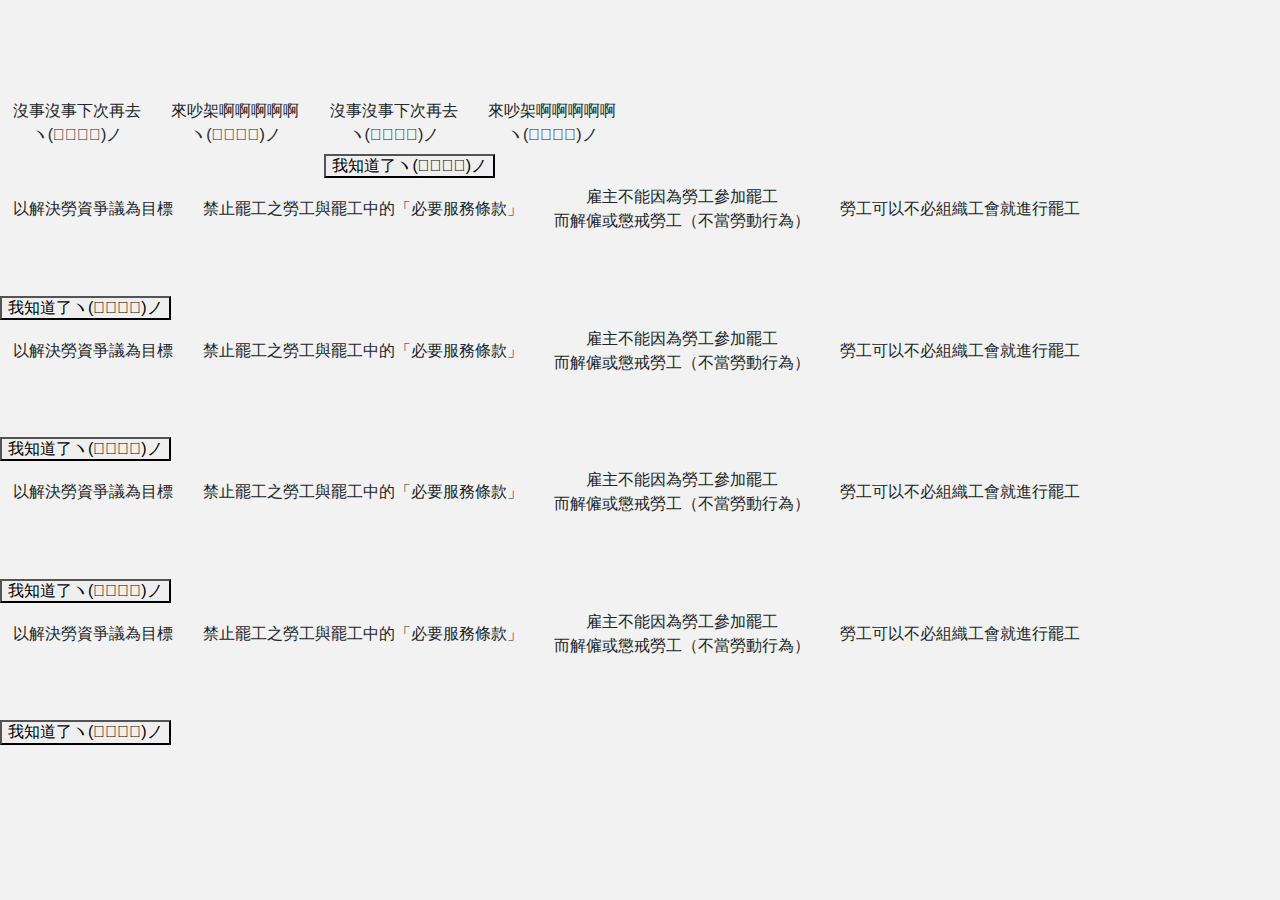
<file: china-airlines-industrial-action-game.html>
<!DOCTYPE html>
<html lang="en">

<head>
  <meta charset="UTF-8">
  <meta name="viewport" content="width=device-width, initial-scale=1.0">
  <meta http-equiv="X-UA-Compatible" content="ie=edge">
  <title>Document</title>
<link href="css/creative.min.css" rel="stylesheet" type="text/css">
</head>

<body>

  <div class="airplane" id="airplane">
    <div style="position: absolute; width: 80px; height: 80px; z-index: 1; left: 100px; top: 150px;background-image:url(https://image.flaticon.com/icons/svg/180/180983.svg);" id="airplaneimg"></div>
  </div>
  <!-- 問題區 -->
  <div class="question" id="qqq">

    <!-- 第一題     -->
    <div class="q" id="q1">
      1.今天你和家人要出國旅遊，但是到了桃園機場，卻發現你的航班因為機師罷工而取消，現場有旅客跟櫃台質疑、吵架，你會怎麼做？
    </div>

    <!-- 第二題     -->
    <div class="q" id="q2">
      2.下面哪一個不是《勞資爭議處理法》中的合法罷工程序？
    </div>

    <!-- 第三題     -->
    <div class="q" id="q3">
      3.下面哪一個不是《勞資爭議處理法》中的合法罷工程序？
    </div>
    
        <!-- 第四題     -->
    <div class="q" id="q4">
      4.下面哪一個不是《勞資爭議處理法》中的合法罷工程序？
    </div>
    
            <!-- 第五題     -->
    <div class="q" id="q5">
      5.下面哪一個不是《勞資爭議處理法》中的合法罷工程序？
    </div>
    
  </div>

  <!-- 答案與解釋區 -->
  <div class="answer">

    <!-- 第一題答案與解釋     -->

    <div id="q1a" onclick="q1e();">
      <button class="btn" id="q1a1" onclick="highStart();">沒事沒事下次再去<br>ヽ(✿ﾟ▽ﾟ)ノ</button>
      <button class="btn" id="q1a2" onclick="lowStart();">來吵架啊啊啊啊啊<br>ヽ(✿ﾟ▽ﾟ)ノ</button>
      <button class="btn" id="q1a3" onclick="highStart();">沒事沒事下次再去<br>ヽ(✿ﾟ▽ﾟ)ノ</button>
      <button class="btn" id="q1a4" onclick="lowStart();">來吵架啊啊啊啊啊<br>ヽ(✿ﾟ▽ﾟ)ノ</button>
    </div>

    <div class="explain" id="q1e">
      你怎麼可以打架咧？當然要尊重包容友善啊！
      <button class="explainbutton" id="q1know" onclick="q2();">我知道了ヽ(✿ﾟ▽ﾟ)ノ</button>
    </div>

    <!-- 第二題答案與解釋     -->

    <div id="q2a" onclick="q2e();">
      <button class="btn" id="q2a1" onclick="highStart();">以解決勞資爭議為目標</button>
      <button class="btn" id="q2a2" onclick="lowStart();">禁止罷工之勞工與罷工中的「必要服務條款」</button>
      <button class="btn" id="q2a3" onclick="highStart();">雇主不能因為勞工參加罷工<br>而解僱或懲戒勞工（不當勞動行為）</button>
      <button class="btn" id="q2a4" onclick="lowStart();">勞工可以不必組織工會就進行罷工</button>
    </div>

    <div class="explain" id="q2e">
      雖然台灣無此規定，但有不少國家有相關規定。譬如歐洲就有24個國家這樣規定，例如罷工前2日要預告的有羅馬尼亞、匈牙利為72小時；4日的有希臘；5日的則為法國、克羅埃西亞、馬斯垂克上區域管制中心（MUAC）飛航管制區內者，荷蘭為5至7日前。罷工前7日要預告的最多，有保加利亞、愛爾蘭、拉脫維亞、馬爾他、瑞典、英國；10日的有盧森堡、西班牙、葡萄牙（不得含假日）；義大利規定12日，明定14日的則為愛沙尼亞、芬蘭、立陶宛、波蘭； 15日的有比利時及斯洛維尼亞，丹麥則須一個月前預告。
      <button class="explainbutton" id="q2know" onclick="q3();">我知道了ヽ(✿ﾟ▽ﾟ)ノ</button>
    </div>
    
        <!-- 第三題答案與解釋     -->

    <div id="q3a" onclick="q3e();">
      <button class="btn" id="q3a1" onclick="highStart();">以解決勞資爭議為目標</button>
      <button class="btn" id="q3a2" onclick="lowStart();">禁止罷工之勞工與罷工中的「必要服務條款」</button>
      <button class="btn" id="q3a3" onclick="highStart();">雇主不能因為勞工參加罷工<br>而解僱或懲戒勞工（不當勞動行為）</button>
      <button class="btn" id="q3a4" onclick="lowStart();">勞工可以不必組織工會就進行罷工</button>
    </div>

    <div class="explain" id="q3e">
      雖然台灣無此規定，但有不少國家有相關規定。譬如歐洲就有24個國家這樣規定，例如罷工前2日要預告的有羅馬尼亞、匈牙利為72小時；4日的有希臘；5日的則為法國、克羅埃西亞、馬斯垂克上區域管制中心（MUAC）飛航管制區內者，荷蘭為5至7日前。罷工前7日要預告的最多，有保加利亞、愛爾蘭、拉脫維亞、馬爾他、瑞典、英國；10日的有盧森堡、西班牙、葡萄牙（不得含假日）；義大利規定12日，明定14日的則為愛沙尼亞、芬蘭、立陶宛、波蘭； 15日的有比利時及斯洛維尼亞，丹麥則須一個月前預告。
      <button class="explainbutton" id="q3know" onclick="q4();">我知道了ヽ(✿ﾟ▽ﾟ)ノ</button>
    </div>
    
            <!-- 第四題答案與解釋     -->

    <div id="q4a" onclick="q4e();">
      <button class="btn" id="q4a1" onclick="highStart();">以解決勞資爭議為目標</button>
      <button class="btn" id="q4a2" onclick="lowStart();">禁止罷工之勞工與罷工中的「必要服務條款」</button>
      <button class="btn" id="q4a3" onclick="highStart();">雇主不能因為勞工參加罷工<br>而解僱或懲戒勞工（不當勞動行為）</button>
      <button class="btn" id="q4a4" onclick="lowStart();">勞工可以不必組織工會就進行罷工</button>
    </div>

    <div class="explain" id="q4e">
      雖然台灣無此規定，但有不少國家有相關規定。譬如歐洲就有24個國家這樣規定，例如罷工前2日要預告的有羅馬尼亞、匈牙利為72小時；4日的有希臘；5日的則為法國、克羅埃西亞、馬斯垂克上區域管制中心（MUAC）飛航管制區內者，荷蘭為5至7日前。罷工前7日要預告的最多，有保加利亞、愛爾蘭、拉脫維亞、馬爾他、瑞典、英國；10日的有盧森堡、西班牙、葡萄牙（不得含假日）；義大利規定12日，明定14日的則為愛沙尼亞、芬蘭、立陶宛、波蘭； 15日的有比利時及斯洛維尼亞，丹麥則須一個月前預告。
      <button class="explainbutton" id="q4know" onclick="q5();">我知道了ヽ(✿ﾟ▽ﾟ)ノ</button>
    </div>
    
                <!-- 第五題答案與解釋     -->

    <div id="q5a" onclick="q5e();">
      <button class="btn" id="q5a1" onclick="highStart();">以解決勞資爭議為目標</button>
      <button class="btn" id="q5a2" onclick="lowStart();">禁止罷工之勞工與罷工中的「必要服務條款」</button>
      <button class="btn" id="q5a3" onclick="highStart();">雇主不能因為勞工參加罷工<br>而解僱或懲戒勞工（不當勞動行為）</button>
      <button class="btn" id="q5a4" onclick="lowStart();">勞工可以不必組織工會就進行罷工</button>
    </div>

    <div class="explain" id="q5e">
      雖然台灣無此規定，但有不少國家有相關規定。譬如歐洲就有24個國家這樣規定，例如罷工前2日要預告的有羅馬尼亞、匈牙利為72小時；4日的有希臘；5日的則為法國、克羅埃西亞、馬斯垂克上區域管制中心（MUAC）飛航管制區內者，荷蘭為5至7日前。罷工前7日要預告的最多，有保加利亞、愛爾蘭、拉脫維亞、馬爾他、瑞典、英國；10日的有盧森堡、西班牙、葡萄牙（不得含假日）；義大利規定12日，明定14日的則為愛沙尼亞、芬蘭、立陶宛、波蘭； 15日的有比利時及斯洛維尼亞，丹麥則須一個月前預告。
      <button class="explainbutton" id="q5know" onclick="theend();">我知道了ヽ(✿ﾟ▽ﾟ)ノ</button>
    </div>
    <div id="end">結果吧拉吧拉</div>
  </div>

</body>

<script>
	// JavaScript Documentvar m = 0;
var n = 0;

function low() {
  var obj = document.getElementById("airplaneimg");
  m++;
  n++;

  obj.style.left = parseInt(obj.style.left) + 3 + "px";
  obj.style.top = parseInt(obj.style.top) + 1 + "px";
  // obj.innerHTML="(" + obj.style.left + "," + obj.style.top +")"

  if (m == 30 && n == 30) {
    m = 0;
    n = 0;
    timeStop();
    
  }
}

function lowStart() {
  t = setInterval("low()", 10);
  document.getElementById("airplaneimg").style.transform = "rotate(15deg)";
}

function timeStop() {
  clearInterval(t);
}

function high() {
  var obj = document.getElementById("airplaneimg");
  m++;
  n++;

obj.style.left = parseInt(obj.style.left) + 4 + "px";
obj.style.top = parseInt(obj.style.top) - 1 + "px";
// obj.innerHTML="(" + obj.style.left + "," + obj.style.top +")"
  if (m == 30 && n == 30) {
    m = 0;
    n = 0;
    timeStop();
  }
}

function highStart() {
  t = setInterval("high()", 10);
  document.getElementById("airplaneimg").style.transform = "rotate(-15deg)";
}

function timeStop() {
  clearInterval(t);
}

function q1e() {
    document.getElementById("q1").style.display = "none";
    document.getElementById("q1a").style.display = "none";
    document.getElementById("q1e").style.display = "block";
}

function q2() {
    document.getElementById("q1e").style.display = "none";
    document.getElementById("q2").style.display = "block";
    document.getElementById("q2a").style.display = "block";
}

function q2e() {
    document.getElementById("q2").style.display = "none";
    document.getElementById("q2a").style.display = "none";
    document.getElementById("q2e").style.display = "block";
}

function q3() {
    document.getElementById("q2e").style.display = "none";
    document.getElementById("q3").style.display = "block";
    document.getElementById("q3a").style.display = "block";
}

function q3e() {
    document.getElementById("q3").style.display = "none";
    document.getElementById("q3a").style.display = "none";
    document.getElementById("q3e").style.display = "block";
}

function q4() {
    document.getElementById("q3e").style.display = "none";
    document.getElementById("q4").style.display = "block";
    document.getElementById("q4a").style.display = "block";
}

function q4e() {
    document.getElementById("q4").style.display = "none";
    document.getElementById("q4a").style.display = "none";
    document.getElementById("q4e").style.display = "block";
}

function q5() {
    document.getElementById("q4e").style.display = "none";
    document.getElementById("q5").style.display = "block";
    document.getElementById("q5a").style.display = "block";
}

function q5e() {
    document.getElementById("q5").style.display = "none";
    document.getElementById("q5a").style.display = "none";
    document.getElementById("q5e").style.display = "block";
}

function theend() {
    document.getElementById("q5e").style.display = "none";
      document.getElementById("end").style.display = "block";
}
</script>

</html>
</file>
<file: chatbox/chatbox.css>
﻿/* width */
.chatbox_body::-webkit-scrollbar {
 width: 10px;
}
  
  /* Track */
  .chatbox_body::-webkit-scrollbar-track {
 background: #0088a8;
 border-radius: 5px 5px 0px 0px;
}
  
  /* Handle */
  .chatbox_body::-webkit-scrollbar-thumb {
 background: #ffee99;
 border-radius: 5px;
}
  
  /* Handle on hover */
  .chatbox_body::-webkit-scrollbar-thumb:hover {
 background: #ffc8b4;
}
.chatbox_body {
	height: 500px;
	max-width: 720px;
	background: #00aaaa;
	overflow: auto;
	font-family: Microsoft JhengHei;
	padding: 0px 5px 30px 5px;
	margin: 0 auto;
	color: #414141;
	border-radius: 20px 20px 0px 0px;
}
/* 通知畫面*/
.chatbox_notification{
	width:100%;
  margin: 0 auto;
}

.chatbox_notificationimg{
  width:46%;
  margin-left:27%;
  margin-top:20%;
}

.chatbox_noticeok {
  max-width: 60%;
  border: 1px solid #ffffff;
  background-color: #ffffff;
  border-radius: 10px;
  color: #00AAAA;
  font-family: "微軟正黑體";
  text-decoration: none;
  font-weight: bold;
  -webkit-transition: 0.2s;
  -moz-transition: 0.2s;
  -o-transition: 0.2s;
  cursor: pointer;
  font-size: 1.3rem;
  padding:10px 120px;
  position: absolute;
  right:31%;
  bottom:22%;
}
.chatbox_noticeok:hover {
  background: none;
  background-color: #ffee99;
  border: 2px solid #ffffff;
}

/* 通知畫面*/



/* 開始畫面*/
.chatbox_start{
	  width:100%;
	margin: 0 auto;
	display:none;
  }
  
.chatbox_linegroup{
	width:46%;
	margin-left:27%;
	margin-top:8%;
  }

  .chatbox_join {
	padding: 10px 15px;
	max-width: 60%;
	border: 1px solid #ffee99;
	background-color: #ffee99;
/* 	box-shadow: 0px 7px 2px -5px #454545, inset 0px 0px 3px #ffffba; */
	border-radius: 20px;
	color: #262626;
	font-family: "微軟正黑體";
	text-decoration: none;
	font-weight: bold;
	-webkit-transition: 0.2s;
	-moz-transition: 0.2s;
	-o-transition: 0.2s;
	cursor: pointer;
	font-size: 1.3rem;
	padding:10px 60px;
	position: absolute;
	right:36%;
	bottom:12.5%;
}
.chatbox_join:hover {
	background: none;
	background-color: #ffc8b4;
	box-shadow: 0px 0px 5px 0px #aaaaaa;
	border: 2px solid #ffffff;
}

/* 開始畫面*/

.chatbox_ask_container {
	width: 100;
	background-color: #00aaaa;
	padding: 30px 10px;
}
.chatbox_ask {
	padding: 10px 15px;
	max-width: 60%;
	border: 1px solid #ffee99;
	background-color: #ffee99;
	box-shadow: 0px 7px 2px -5px #454545, inset 0px 0px 3px #ffffba;
	border-radius: 20px;
	color: #262626;
	font-family: "微軟正黑體";
	text-decoration: none;
	font-weight: bold;
	-webkit-transition: 0.2s;
	-moz-transition: 0.2s;
	-o-transition: 0.2s;
	cursor: pointer;
	float: right;
	font-size: 15px;
	text-align: left;
}
.chatbox_ask:hover {
	background: none;
	background-color: #ffc8b4;
	box-shadow: 0px 0px 5px 0px #aaaaaa;
	border: 2px solid #ffffff;
}
.chatbox_ask:active {
	top: 1px;
	position: relative;
}
.chatbox_character {
	width: 40px;
	height: 40px;
	display: inline-block;
	vertical-align: middle;
	margin-right: 8px;
}
.chatbox_who {
	font-size: 0.8em;
	margin-top: 5px;
}
.chatbox_bubble {
	background: #fff;
	border-radius: 20px;
	padding: 10px 15px;
	width: 55%;
	display: inline-block;
	vertical-align: middle;
	margin-left: 40px;
}
.chatbox_elfimg {
	width: 100%;
}
 @keyframes showOpacity {
 from {
 opacity: 0;
}
 to {
 opacity: 1;
}
}
.chatbox_bubble_container1 {
	padding: 5px 20px;
	display: none;
	animation-name: showOpacity;
	animation-duration: 1s;
}
.chatbox_bubble_container2 {
	padding: 5px 20px;
	display: none;
	animation-name: showOpacity;
	animation-duration: 1s;
}
.chatbox_bubble_container3 {
	padding: 5px 20px;
	display: none;
	animation-name: showOpacity;
	animation-duration: 1s;
}
.chatbox_bubble_container4 {
	padding: 5px 20px;
	display: none;
	animation-name: showOpacity;
	animation-duration: 1s;
}
.chatbox_bubble_container5 {
	padding: 5px 20px;
	display: none;
	animation-name: showOpacity;
	animation-duration: 1s;
}
.chatbox_bubble_container6 {
	padding: 5px 20px;
	display: none;
	animation-name: showOpacity;
	animation-duration: 1s;
}

.chatbox_bubble_container7 {
		padding: 5px 20px;
		display: none;
		animation-name: showOpacity;
		animation-duration: 1s;
}

.chatbox_bubble_container8 {
	padding: 5px 20px;
	display: none;
	animation-name: showOpacity;
	animation-duration: 1s;
}

.chatbox_bubble_container9 {
	padding: 5px 20px;
	display: none;
	animation-name: showOpacity;
	animation-duration: 1s;
}

#chatchat1{
	margin-bottom:0%;
}

#chatchat3{
	margin-bottom:0%;
}

#chatchat6{
	margin-bottom:0%;
}
#chat1 {
	display: none;
}
#chat2 {
	display: none;
}
#chat3 {
	display: none;
}
#chat4 {
	display: none;
}
#chat5 {
	display: none;
}
#chat6 {
	display: none;
}

#chat7 {
	display: none;
}

#chat8 {
	display: none;
}

#chat9 {
	display: none;
}

.chatbox_end {
	padding: 10px 30px;
	border: 1px solid #ffc8b4;
	background-color: #ffc8b4;
	box-shadow: 0px 7px 2px -5px #454545, inset 0px 0px 3px #ffffba;
	border-radius: 5px;
	color: #262626;
	font-family: "微軟正黑體";
	text-decoration: none;
	font-weight: bold;
	-webkit-transition: 0.2s;
	-moz-transition: 0.2s;
	-o-transition: 0.2s;
	cursor: pointer;
	font-size: 15px;
  }
  
  .chatbox_end:hover {
	background: none;
	background-color: #ffee99;
	box-shadow: 0px 0px 5px 0px #aaaaaa;
	border: 2px solid #ffffff;
  }
  
  .chatbox_end:active {
	top: 1px;
	position: relative;
  }
  
  #chat_end1{
	margin: 1% 1% 1% 16%;
  }


  #chat_end2{
	margin: 1% 1% 1% 1%;
}
#chat_end3{
	margin: 1% 10% 1% 1%;
}

/* 輸入框區 */
/* 輸入框區 */
/* 輸入框區 */

.chatbox_footer_container {
	height: 60px;
	max-width: 720px;
	background: #414141;
	font-family: Microsoft JhengHei;
	padding: 5px 5px;
	margin: 0 auto;
	border-radius: 0px 0px 20px 20px;
}
.chatbox_input {
	display: inline-block;
	width: 82%;
	min-width: 60%;
	height: 35px;
	border-radius: 5px;
	margin: 6px 5px 5px 18px;
	background: #FFFFFF;
	vertical-align: middle;
	padding: 10px 20px;
}
.chatbox_input_button {
	margin: 6px 5px 5px 7px;
	padding: 8px 20px;
	border: 1px solid #ffee99;
	background-color: #ffee99;
	box-shadow: 0px 7px 2px -5px #454545, inset 0px 0px 3px #ffffba;
	border-radius: 5px;
	color: #262626;
	font-family: "微軟正黑體";
	text-decoration: none;
	font-weight: bold;
	-webkit-transition: 0.2s;
	-moz-transition: 0.2s;
	-o-transition: 0.2s;
	cursor: pointer;
	font-size: 1em;
	vertical-align: middle;
}
.chatbox_input_button:hover {
	background: none;
	background-color: #ffc8b4;
	box-shadow: 0px 0px 5px 0px #aaaaaa;
	border: 2px solid #ffffff;
}
.chatbox_input_button:active {
	top: 1px;
	position: relative;
}
 @keyframes typing {
 from {
width: 0
}
}
 @keyframes caret {
 50% {
border-color: transparent;
}
}
.chatbox_word {
	color: #000
}
#chatbox_word1 {
	width: 12em;
	border-right: .05em solid;
	overflow: hidden;
	white-space: nowrap;
	animation: typing 3s steps(12),  caret 1s steps(1) infinite;
}
#chatbox_word2 {
	width: 11em;
	border-right: .05em solid;
	overflow: hidden;
	white-space: nowrap;
	animation: typing 3s steps(11),  caret 1s steps(1) infinite;
}
#chatbox_word3 {
	width: 13em;
	border-right: .05em solid;
	overflow: hidden;
	white-space: nowrap;
	animation: typing 3s steps(13),  caret 1s steps(1) infinite;
}
#chatbox_word4 {
	width: 21em;
	border-right: .05em solid;
	overflow: hidden;
	white-space: nowrap;
	animation: typing 3s steps(21),  caret 1s steps(1) infinite;
	display: none;
}
#chatbox_word5 {
	width: 22em;
	border-right: .05em solid;
	overflow: hidden;
	white-space: nowrap;
	animation: typing 3s steps(22),  caret 1s steps(1) infinite;
	display: none;
}
#chatbox_word6 {
	width: 13em;
	border-right: .05em solid;
	overflow: hidden;
	white-space: nowrap;
	animation: typing 3s steps(13),  caret 1s steps(1) infinite;
}

#chatbox_footer0 {
	background: #414141;
}


#chatbox_footer1 {
	display: none;
}

#chatbox_footer2 {
	display: none;
}
#chatbox_footer3 {
	display: none;
}
#chatbox_footer4 {
	display: none;
}
#chatbox_footer5 {
	display: none;
}
#chatbox_footer6 {
	display: none;
}
#chatbox_footer7 {
	display: none;
}


/*手機版*/
@media(max-width:576px) {
	.chatbox_body {
		height: 500px;
		min-width: 300px;
		width: 350px;
		background: #00aaaa;
		overflow: auto;
		font-family: Microsoft JhengHei;
		padding: 30px 5px;
		margin: 0 auto;
		color: #414141;
		border-radius: 20px 20px 0px 0px;
	}

	.chatbox_linegroup{
		width:90%;
		margin-left:5%;
		margin-top:16%;
	  }

	  .chatbox_join{
		  font-size: 1rem;
		  right:24%;
		  bottom:13.5%;
	  }

	  .chatbox_notificationimg{
		width:90%;
		margin-left:5%;
		margin-top:38%;
	  }

	  .chatbox_noticeok{

		  padding:10px 80px;
		  right:22%;
		  bottom:21%;
	  }



	.chatbox_ask {	
	text-align: left;
	max-width:82%;
	margin-bottom: 10%;
	}

	.chatbox_bubble {
		width:71%;
	}	
	
	.chatbox_footer_container {
		height: 81px;
		width: 350px;
		background: #414141;
		font-family: Microsoft JhengHei;
		padding: 5px 5px;
		margin: 0 auto;
		border-radius: 0px 0px 20px 20px;
	}
	
	.chatbox_input {
		display: inline-block;
		width: 70%;
		height: 58px;
		border-radius: 5px;
		margin: 6px 5px 5px 18px;
		background: #FFFFFF;
		vertical-align: middle;
		padding: 10px 15px;
		}

	.chatbox_input_button {
		width: 15%;
		height: 58px;
		padding: 10px;
	}
	#chatbox_word41 {
		display: none;
		animation-name: showOpacity;
		animation-duration: 1s;
	}
	#chatbox_word51 {
		display: none;
		animation-name: showOpacity;
		animation-duration: 1s;
	}

	#chatbox_bubble_container_margin1{
		margin-top:5%;
	}

	#chatbox_bubble_container_margin2{
		margin-top:5%;
	}

	#chatbox_bubble_container_margin3{
		margin-top:5%;
	}

	#chatbox_bubble_container_margin4{
		margin-top:5%;
	}

	#chatbox_bubble_container_margin5{
		margin-top:5%;
	}

	.chatbox_end{
		width:23%;
		padding:10px;

	}
	#chat_end1{
		margin: 2% 1% 1% 13.5%;
	  }
	
	
	  #chat_end2{
		margin: 2% 1% 1% 1%;
	}
	#chat_end3{
		margin: 2% 10% 1% 1%;
	}
}
</file>
<file: plane-game/airplane.css>
﻿/*電腦版*/
/* width */
.react::-webkit-scrollbar {
 width: 10px;
}
  
  /* Track */
  .react::-webkit-scrollbar-track {
 background: #FF3333;
}
  
  /* Handle */
  .react::-webkit-scrollbar-thumb {
 background: #ffee99;
 border-radius: 5px;
}
  
  /* Handle on hover */
  .react::-webkit-scrollbar-thumb:hover {
 background: #ffc8b4;
}
.gamecontainer {
	background: #58b5da;
	max-width: 800px;
	width: 720px;
	height: 550px;
	border-radius: 20px;
	overflow-x: hidden;
}
.airplane_container {
}
.messenger img {
	height: 50px;
	width: 50px;
	background: #404040;
	padding: .5rem;
	border-radius: 10px;
	position: relative;
	top: 5rem;
	right: 12rem;
	z-index: 999;
}
.messenger-content {
	background: #404040;
	border-radius: 10px;
	padding: 10px 15px;
	width: 200px;
	height: 50px;
	display: inline-table;
	margin-left: 5rem;
	position: relative;
	top: -2.4rem;
	font-size: 18px;
	text-align: left;
	z-index: 999;
}


#m1{
display:none;
}

#m2{
display:none;
}

#m3{
display:none;
}

#m4{
display:none;
}

#m5{
display:none;
}

#m6{
display:inline-table;
}

#m7{
display:none;
}

#m8{
display:none;
}

#m9{
display:none;
}

#m10{
display:none;
}

#m11{
display:none;
}

.airplane {
	width: 400px;
}
#runway {
	width: 100%;
	position: absolute;
	top: 300;
	display: none;
	z-index: 102;
}
#explosionimg {
	display: none;
}
#cloud {
	z-index: 1;
	width: 100%;
	position: relative;
}
.react {
	z-index: 100;
	position: relative;
	background: #ED6A5A;
	height: 550px;
	overflow: auto;
	border-radius: 0px 20px 20px 0px;
}
.react p {
	font-size: 20px;
	color: #FFFFFF;
	font-weight: 300;
}
.question {
	text-align: left;
	padding: 3rem;
	margin: 0 auto;
	width: 100%;
	position: relative;
}
.question p {
	font-size: 20px;
	color: #FFFFFF;
}
.answer {
	width: 100%;
	text-align: center;
	position: relative;
	overflow: auto;
}
.react .btn {
	font-size: 16px;
	background-color: #fff;
	width: 80%;
	height: 50px;
	margin: 1rem;
	justify-content: center;
}
.explain {
	padding: 3rem;
	font-size: 20px;
	color: #fff;
	display: none;
	line-height: 150%;
	margin: 0 auto;
	text-align: left;
	overflow: auto;
	max-height: px;
}
.explain hr {
	color: #fff!important;
	margin-top: 1rem;
	margin-bottom: 1rem;
	border: 0;
	border-top: 1px solid #fff!important
}
.explainbutton {
	background-color: #FFDD71!important;
	width: 90%!important;
	margin: 1rem!important;
	color: #1B1B1B!important;
}
#q2 {
	display: none;
}
#q2a {
	display: none;
}
#q3 {
	display: none;
}
#q3a {
	display: none;
}
#q4 {
	display: none;
}
#q4a {
	display: none;
}
#q5 {
	display: none;
}
#q5a {
	display: none;
}
#end {
	padding: 50px 70px 30px 70px;
	margin: 0 auto;
}
#again {
	display: none;
	min-width: 150px;
	margin: 0 auto;
}
.qa_container {
	padding: 0px 20px;
}

/*手機版*/
@media(max-width:576px) {
	.airplane_container {
		height: 300px;
	}

.gamecontainer {
	background: #58b5da;
	min-width: 300px;
	width: 350px;
	height: 500px;
	border-radius: 20px;
	justify-content: center;
}

.messenger img {
	height: 50px;
	width: 50px;
	background: #404040;
	padding: .5rem;
	border-radius: 10px;
	position: relative;
	top: 14rem;
	right: 12rem;
	z-index: 99;
}

.messenger-content {
	background: #404040;
	border-radius: 10px;
	padding: 10px 15px;
	width: 200px;
	height: 50px;
	display: inline-table;
	margin-left: 3rem;
	position: relative;
	top: 9rem;
	font-size: 14px;
	text-align: left;
	z-index: 99;
}

.airplane {
	width: 350px;
	height: 200px;
	background: #58b5da;
	overflow: hidden;
}
.question {
	text-align: left;
	padding: 1px 20px 0px 10px;
	margin: 0 1em 0 0.5em;
	width: 100%;
	position: relative;
}
.q p {
	font-size: 16px;
	color: #FFFFFF;
	font-weight: 300;
}
.score {
	font-size: 13px;
}
.react {
	z-index: 100;
	position: relative;
	background: #ED6A5A;
	height: 250px;
	width: 350px;
	min-width: 300px;
	overflow-y: auto;
	overflow-x: hidden;
	border-radius: 0px 20px 20px 0px;
}
.react p {
	font-size: 16px;
	color: #fff;
	font-weight: 300;
}
#cloud {
	z-index: 1;
	width: 100%;
	height: auto;
	position: relative;
}
.react .btn {
	font-size: 14px;
	background-color: #fff;
	display: inline-block;
	width: 70%;
	height: 50px;
	margin: .5rem 0px;
	vertical-align: middle;
}
.qa_container .btn {
	padding: 0px 40px;
	width: 30%;
	margin-right: 10px;
}
.explainbutton {
	height: 40px;
	width: 140px;
}
.explain {
	font-size: 14px;
	padding: 20px;
}
.explain p {
	font-size: 16px;
	color: #fff;
	font-weight: 300;
}
.end {
	font-size: 14px;
	padding: 30px;
}
}
</file>
<file: plane-game/cloud.css>
@charset "UTF-8";
/* CSS Document */

.cloud-body {
	color: #333;
	width: 100%;
	max-width: 1000px;
	margin: 10px;
	padding: 0px;
	overflow: hidden;
}

@media(max-width:576px) {
.cloud-body {
	color: #333;
	height: 50%;
	width: 100%;
	max-width: 700px;
	overflow: hidden;
}
}

#background-wrap {
    bottom: 0;
	left: 0;
	padding-top: 50px;
	position: relative;
	right: -3;
	top: 0;
	z-index: -1;
}

/* KEYFRAMES */

@-webkit-keyframes animateCloud {
    100% {
        margin-right: 100%;
    }
    0% {
        margin-right: -1000px;
    }
}

@-moz-keyframes animateCloud {
    0% {
        margin-right: -1000px;
    }
    100% {
        margin-right: 100%;
    }
}

@keyframes animateCloud {
    0% {
        margin-right: -1000px;
    }
    100% {
        margin-right: 100%;
    }
}

/* ANIMATIONS */

.x1 {
	-webkit-animation: animateCloud 10s linear infinite;
	-moz-animation: animateCloud 10s linear infinite;
	animation: animateCloud 10s linear infinite;
	
	-webkit-transform: scale(0.25);
	-moz-transform: scale(0.25);
	transform: scale(0.25);
	
	position: relative;
	margin-top: -40px;
}

.x2 {
	-webkit-animation: animateCloud 8s linear infinite;
	-moz-animation: animateCloud 8s linear infinite;
	animation: animateCloud 8s linear infinite;
	
	-webkit-transform: scale(0.3);
	-moz-transform: scale(0.3);
	transform: scale(0.3);
	
	position: relative;
	margin-top: -50px;
}

.x3 {
	-webkit-animation: animateCloud 20s linear infinite;
	-moz-animation: animateCloud 20s linear infinite;
	animation: animateCloud 20s linear infinite;
	
	-webkit-transform: scale(0.5);
	-moz-transform: scale(0.5);
	transform: scale(0.5);

	position: relative;
	margin-top: -10px;
}

.x4 {
	-webkit-animation: animateCloud 18s linear infinite;
	-moz-animation: animateCloud 18s linear infinite;
	animation: animateCloud 18s linear infinite;
	
	-webkit-transform: scale(0.4);
	-moz-transform: scale(0.4);
	transform: scale(0.4);
	
	position: relative;
	margin-top: -70px;
}

.x5 {
	-webkit-animation: animateCloud 13s linear infinite;
	-moz-animation: animateCloud 13s linear infinite;
	animation: animateCloud 13s linear infinite;
	
	-webkit-transform: scale(0.4);
	-moz-transform: scale(0.4);
	transform: scale(0.4);
	
	position: relative;
	margin-top: -30px;
}

.x6 {
	-webkit-animation: animateCloud 10s linear infinite;
	-moz-animation: animateCloud 10s linear infinite;
	animation: animateCloud 10s linear infinite;
	
	-webkit-transform: scale(0.1);
	-moz-transform: scale(0.1);
	transform: scale(0.1);
	
	position: relative;
	margin-top: -100px;
	
}

/* OBJECTS */

.cloud {
	background: #fff;
	background: -moz-linear-gradient(top,  #fff 5%, #f1f1f1 100%);
	background: -webkit-gradient(linear, right top, right bottom, color-stop(5%,#fff), color-stop(100%,#f1f1f1));
	background: -webkit-linear-gradient(top,  #fff 5%,#f1f1f1 100%);
	background: -o-linear-gradient(top,  #fff 5%,#f1f1f1 100%);
	background: -ms-linear-gradient(top,  #fff 5%,#f1f1f1 100%);
	background: linear-gradient(top,  #fff 5%,#f1f1f1 100%);
	filter: progid:DXImageTransform.Microsoft.gradient( startColorstr='#fff', endColorstr='#f1f1f1',GradientType=0 );
	
	-webkit-border-radius: 100px;
	-moz-border-radius: 100px;
	border-radius: 100px;
	
	-webkit-box-shadow: 0 8px 5px rgba(0, 0, 0, 0.1);
	-moz-box-shadow: 0 8px 5px rgba(0, 0, 0, 0.1);
	box-shadow: 0 8px 5px rgba(0, 0, 0, 0.1);

	height: 120px;
	position: relative;
	width: 350px;
}

.cloud:after, .cloud:before {
    background: #fff;
	content: '';
	position: absolute;
	z-indeX: -1;
}

.cloud:after {
	-webkit-border-radius: 100px;
	-moz-border-radius: 100px;
	border-radius: 100px;

	height: 100px;
	left: 50px;
	top: -50px;
	width: 100px;
}

.cloud:before {
	-webkit-border-radius: 200px;
	-moz-border-radius: 200px;
	border-radius: 200px;

	width: 180px;
	height: 180px;
	right: 50px;
	top: -90px;
}
</file>
